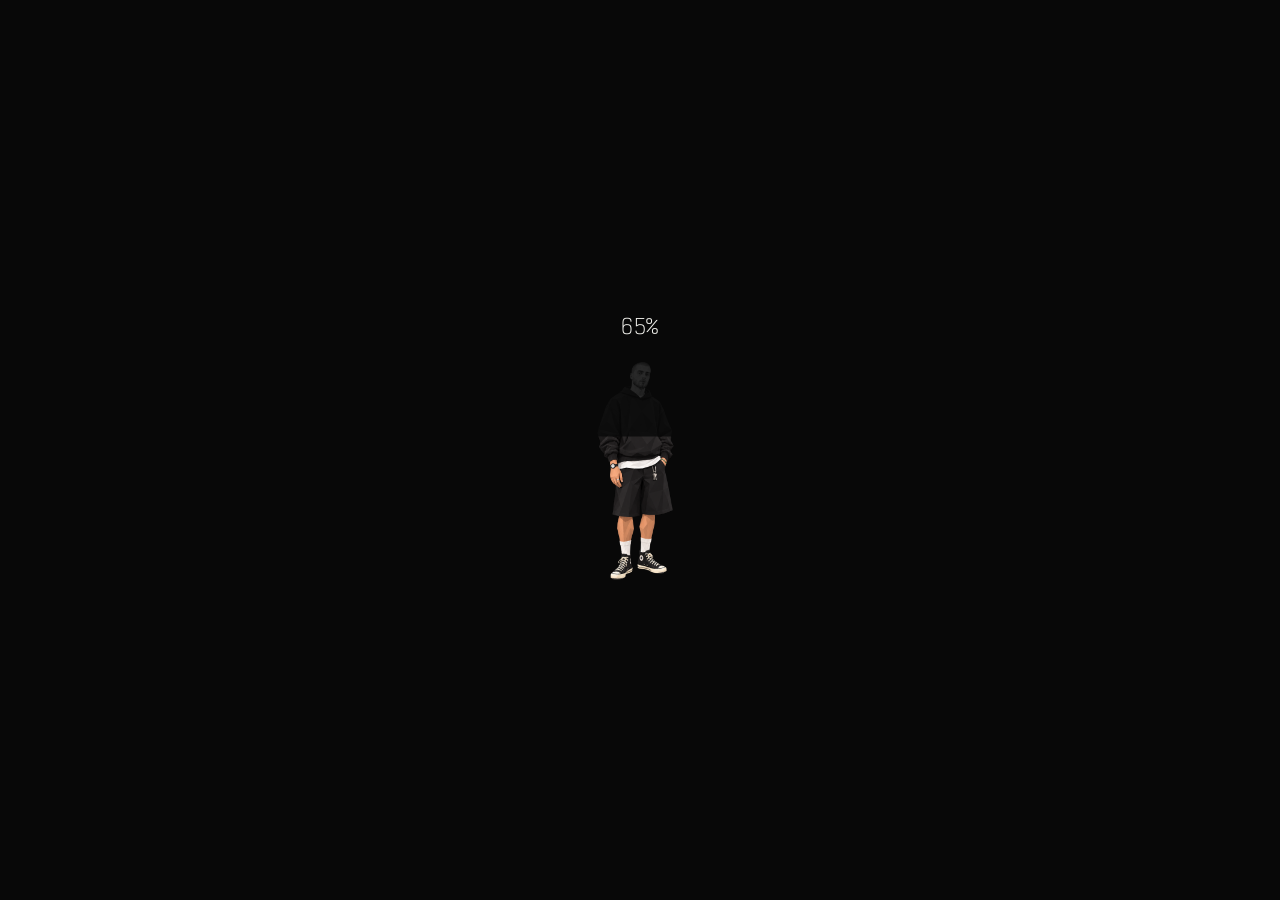
<file: index.html>
<!doctype html>
<html lang="ru">
<head><script src="/site-gateway.js?v=20261010-history-player-v1"></script>
  <meta charset="UTF-8">
  <meta name="viewport" content="width=device-width, initial-scale=1">
  <meta name="theme-color" content="#151515">
  <meta name="description" content="Арсений Осипчук — графический дизайнер из Санкт-Петербурга, Россия.">
  <title>Арсений Осипчук</title>
  <link rel="icon" type="image/png" sizes="32x32" href="assets/favicon/geologica-a-32.png"><link rel="icon" type="image/png" sizes="16x16" href="assets/favicon/geologica-a-16.png"><link rel="apple-touch-icon" sizes="180x180" href="assets/favicon/geologica-a-180.png">
  <link rel="preload" href="assets/geologica.ttf" as="font" type="font/ttf" crossorigin>
  <link rel="preload" href="assets/victor-mono-ru-thin.ttf" as="font" type="font/woff2" crossorigin>
  <link rel="preconnect" href="https://w.soundcloud.com" crossorigin>
  <link rel="stylesheet" href="styles.css?v=20261010-projects-button-smaller-text">
</head>
<body>
  <div class="backdrop" aria-hidden="true">
    <video id="background" autoplay muted loop playsinline preload="auto" poster="assets/poster.jpg"><source src="assets/background.mp4" type="video/mp4"></video>
  </div>
  <main class="home">
    <header class="header">
      <h1><a href="./"><span>Арсений</span> <span>Осипчук</span></a></h1>
      <nav class="navigation" aria-label="Основная навигация">
        <a class="projects-button" href="projects/">Проекты</a>
        <div class="music">
          <button class="music-toggle" aria-label="Открыть музыку" aria-expanded="false" aria-controls="music-panel">♪<span class="music-icon-notes" aria-hidden="true"><span>♪</span><span>♫</span><span>♪</span></span></button>
          <section id="music-panel" class="music-panel" aria-label="Музыкальная ротация" hidden>
            <div class="music-panel-heading"><h2>Музыкальная ротация</h2><button class="music-close" aria-label="Закрыть плеер">×</button></div>
            <div class="music-selection" aria-live="polite">
              <h3 class="music-title">Думай и богатей</h3>
              <p class="music-artist">YASMI</p>
            </div>
            <div class="music-timeline">
              <input class="music-seek" type="range" min="0" max="0" step="1000" value="0" aria-label="Позиция воспроизведения" aria-valuetext="0:00" disabled>
              <div class="music-time"><span class="music-elapsed">0:00</span><span class="music-duration">—</span></div>
            </div>
            <div class="music-transport">
              <button class="music-previous" aria-label="Предыдущий трек"><svg viewBox="0 0 24 24" aria-hidden="true"><path d="M6 5v14M19 5 8 12l11 7Z"/></svg></button>
              <button class="music-play" aria-label="Включить" disabled><svg viewBox="0 0 24 24" aria-hidden="true"><path d="m8 4 12 8-12 8Z"/></svg></button>
              <button class="music-next" aria-label="Следующий трек"><svg viewBox="0 0 24 24" aria-hidden="true"><path d="M18 5v14M5 5l11 7-11 7Z"/></svg></button>
            </div>
            <ol class="music-track-list" aria-label="Треки"></ol>
            <a class="music-source" target="_blank" rel="noopener noreferrer" href="https://soundcloud.com/yasmi-166296910/dumai-i-bogatei">SoundCloud ↗</a>
            <div class="music-character" aria-hidden="true" hidden>
              <div class="music-notes"><span>♪</span><span>♫</span><span>♪</span></div>
              <img src="assets/music-character/idle-putting-on-v2.png" alt="" width="1254" height="1254">
            </div>
            <div class="music-engine" aria-hidden="true"></div>
          </section>
        </div>
      </nav>
    </header>
    <footer class="footer">
      <p class="intro">Мультидисциплинарный графический дизайнер.<br> Санкт-Петербург, Россия.</p>
      <div class="contacts">
        <a href="https://drive.google.com/file/d/1gx_cNU5LL6tCmtIoaoxXUwQyFbfhgTPP/view?usp=sharing" target="_blank" rel="noopener noreferrer">CV</a>
        <a href="https://t.me/Arsenii340" target="_blank" rel="noopener noreferrer">Tg</a>
        <span>2026</span>
      </div>
    </footer>
  </main>
  <script src="script.js?v=20261009-ru"></script>
</body>
</html>
</file>
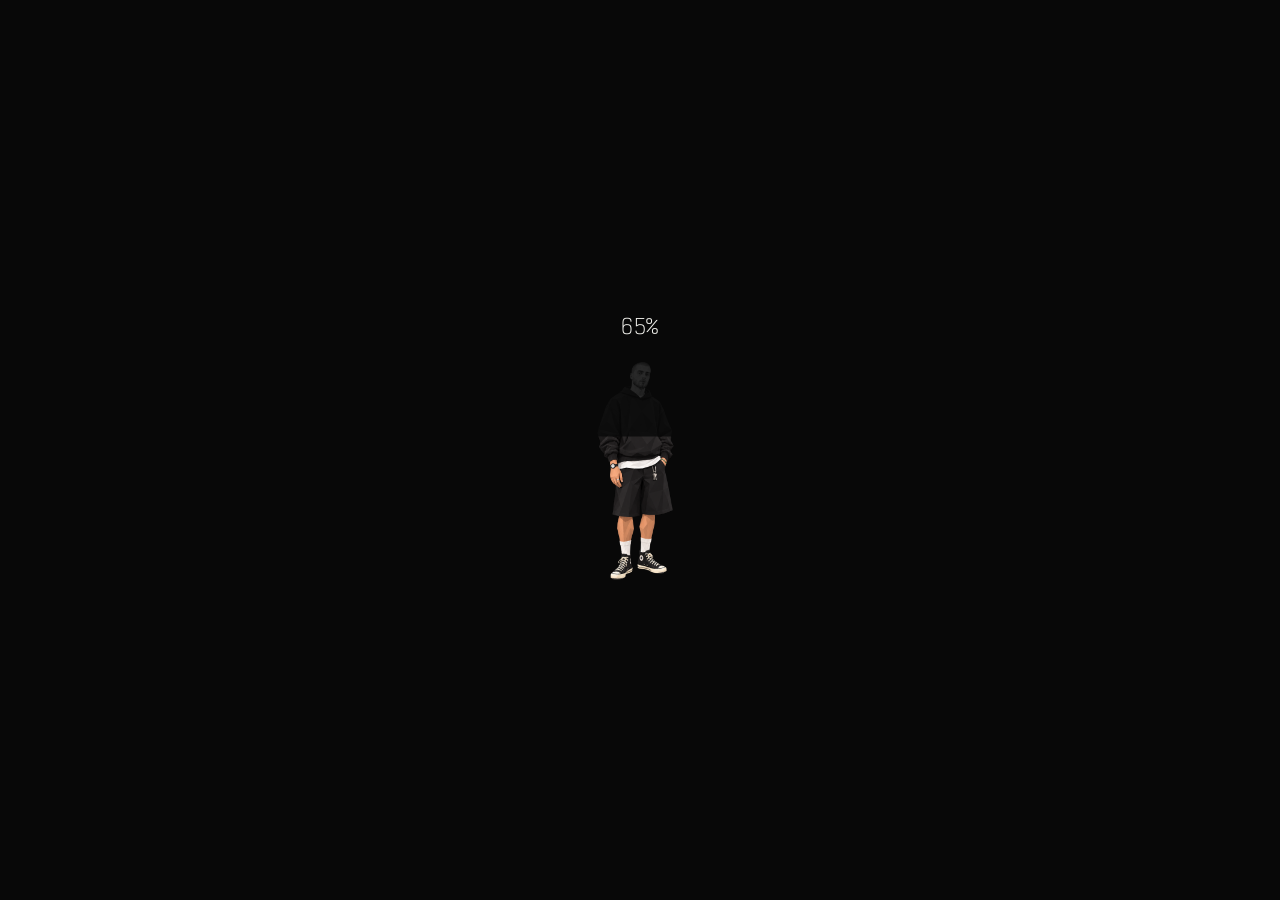
<file: app/index.html>
<!doctype html>
<html lang="ru">
<head>
  <meta charset="utf-8">
  <meta name="viewport" content="width=device-width, initial-scale=1">
  <meta name="theme-color" content="#080808">
  <title>Арсений Осипчук</title>
  <link rel="icon" type="image/png" sizes="32x32" href="/assets/favicon/geologica-a-32.png">
  <link rel="preconnect" href="https://w.soundcloud.com" crossorigin>
  <link rel="stylesheet" href="/styles.css?v=20261010-projects-button-smaller-text">
  <link rel="stylesheet" href="/app/shell.css?v=20261020-music-recovery-v2">
</head>
<body>
  <div id="site-loader" class="site-loader" role="status" aria-label="Загрузка портфолио">
    <div class="loader-content">
      <span class="loader-percent" aria-hidden="true">0%</span>
      <span class="loader-figure" aria-hidden="true">
        <img class="loader-outline" src="/assets/character-buzz/neutral.png" alt="" width="1024" height="1536">
        <img class="loader-fill" src="/assets/character-buzz/neutral.png" alt="" width="1024" height="1536">
      </span>
    </div>
  </div>
  <noscript><style>#site-loader{display:none}</style></noscript>
  <iframe id="site-view" title="Страница портфолио"></iframe>
  <aside class="music" aria-label="Управление музыкой">
    <button class="music-toggle" type="button" aria-label="Открыть музыку" aria-expanded="false" aria-controls="music-panel" hidden></button>
    <div class="mini-player" aria-label="Мини-плеер" hidden>
      <div class="mini-heading"><span class="mini-label">Музыкальная ротация</span><button class="mini-close" type="button" aria-label="Закрыть мини-плеер">×</button></div>
      <div class="mini-main">
        <div class="mini-track-info"><strong class="mini-title">РИСКИ</strong><span class="mini-artist">CAPTOWN, Truwer, Экси, Niman</span></div>
        <div class="mini-controls">
          <button class="mini-previous" type="button" aria-label="Предыдущий трек"><svg viewBox="0 0 24 24" aria-hidden="true"><path d="M6 5v14M19 5 8 12l11 7Z"/></svg></button>
          <button class="music-quick-play" type="button" aria-label="Включить музыку" aria-pressed="false"><svg viewBox="0 0 24 24" aria-hidden="true"><path d="M8 4 20 12 8 20Z"/></svg></button>
          <button class="mini-next" type="button" aria-label="Следующий трек"><svg viewBox="0 0 24 24" aria-hidden="true"><path d="M18 5v14M5 5l11 7-11 7Z"/></svg></button>
        </div>
      </div>
      <div class="mini-timeline">
        <input class="mini-seek" type="range" min="0" max="0" step="1000" value="0" aria-label="Позиция в мини-плеере" disabled>
        <span class="mini-elapsed">0:00</span><span class="mini-duration">—</span>
      </div>
    </div>
    <button class="mini-reopen" type="button" aria-label="Открыть мини-плеер" hidden>♪<span class="music-icon-notes" aria-hidden="true"><span>♪</span><span>♫</span><span>♪</span></span></button>
    <section id="music-panel" class="music-panel" aria-label="Музыкальная ротация" hidden>
      <div class="music-panel-heading"><h2>Музыкальная ротация</h2><button class="music-close" type="button" aria-label="Закрыть плеер">×</button></div>
      <div class="music-selection" aria-live="polite">
        <h3 class="music-title">РИСКИ</h3>
        <p class="music-artist">CAPTOWN, Truwer, Экси, Niman</p>
      </div>
      <div class="music-timeline">
        <input class="music-seek" type="range" min="0" max="0" step="1000" value="0" aria-label="Позиция воспроизведения" aria-valuetext="0:00" disabled>
        <div class="music-time"><span class="music-elapsed">0:00</span><span class="music-duration">—</span></div>
      </div>
      <div class="music-transport">
        <button class="music-previous" type="button" aria-label="Предыдущий трек"><svg viewBox="0 0 24 24" aria-hidden="true"><path d="M6 5v14M19 5 8 12l11 7Z"/></svg></button>
        <button class="music-play" type="button" aria-label="Включить" disabled><svg viewBox="0 0 24 24" aria-hidden="true"><path d="m8 4 12 8-12 8Z"/></svg></button>
        <button class="music-next" type="button" aria-label="Следующий трек"><svg viewBox="0 0 24 24" aria-hidden="true"><path d="M18 5v14M5 5l11 7-11 7Z"/></svg></button>
      </div>
      <ol class="music-track-list" aria-label="Треки"></ol>
      <a class="music-source" target="_blank" rel="noopener noreferrer" href="https://soundcloud.com/truwer/riski">SoundCloud ↗</a>
      <div class="music-character" aria-hidden="true" hidden>
        <div class="music-notes"><span>♪</span><span>♫</span><span>♪</span></div>
        <img src="/assets/music-character/idle-putting-on-v2.png" alt="" width="1254" height="1254">
      </div>
    </section>
    <div class="music-engine" aria-hidden="true"></div>
  </aside>
  <script src="/app/loader.js?v=20261006-video-retry-v1"></script>
  <script src="/app/preload.js?v=20261103-shirts"></script>
  <script src="/app/shell.js?v=20261010-outside-dismiss"></script>
  <script src="/player.js?v=20261105-embedded-check"></script>
</body>
</html>
</file>
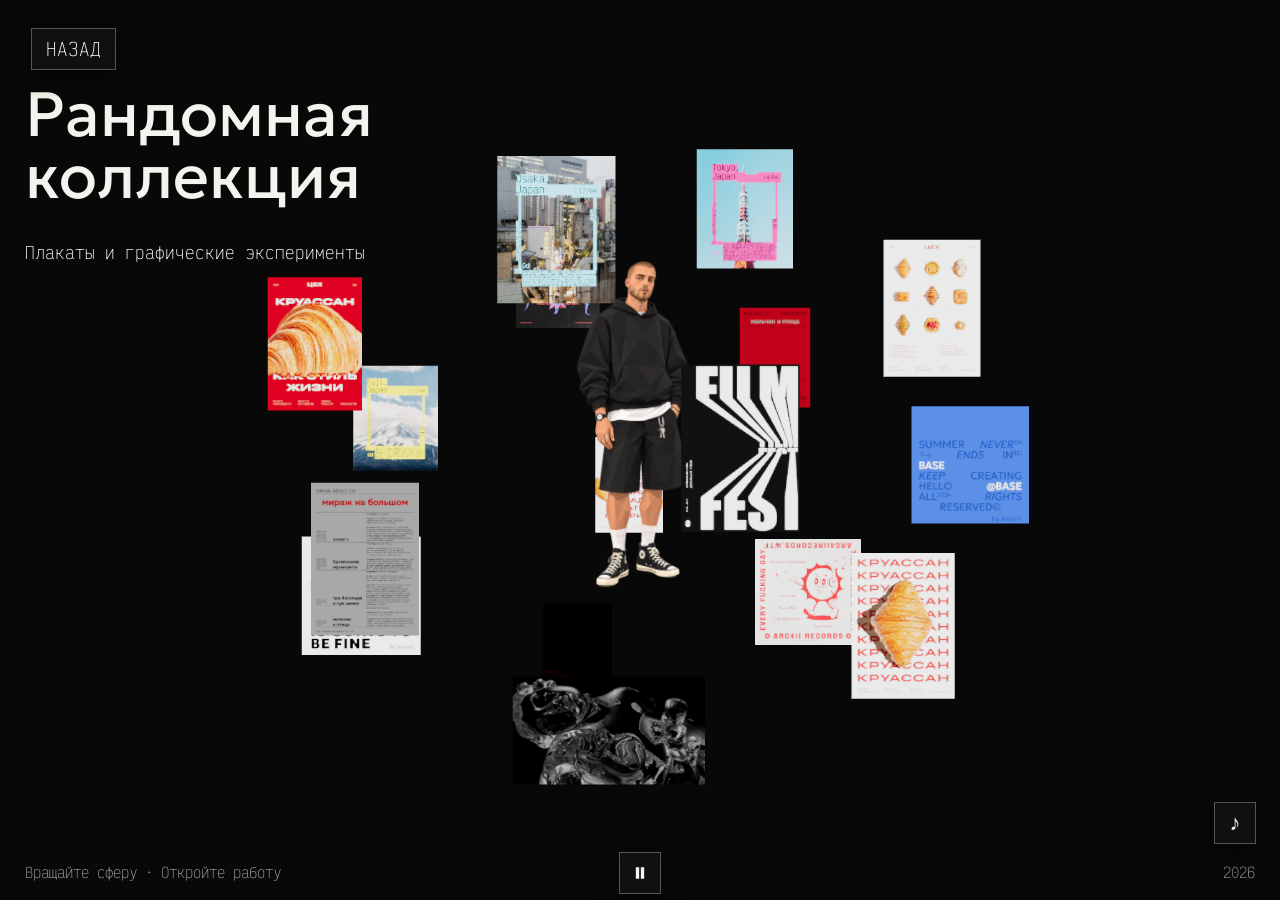
<file: collection/index.html>
<!doctype html>
<html lang="ru">
<head><script src="/site-gateway.js?v=20261010-history-player-v1"></script>
<meta charset="utf-8"><meta name="viewport" content="width=device-width, initial-scale=1">
<meta name="theme-color" content="#080808"><meta name="description" content="Коллекция плакатов и графических экспериментов Арсения Осипчука.">
<title>Рандомная коллекция — Арсений Осипчук</title>
<link rel="icon" type="image/png" sizes="32x32" href="../assets/favicon/geologica-a-32.png"><link rel="icon" type="image/png" sizes="16x16" href="../assets/favicon/geologica-a-16.png"><link rel="apple-touch-icon" sizes="180x180" href="../assets/favicon/geologica-a-180.png">
<link rel="stylesheet" href="collection.css?v=20261103-pause">
<link rel="stylesheet" href="/control-buttons.css?v=20261010-plain-controls"></head>
<body>
<header class="topbar"><a href="../projects/" class="back">НАЗАД</a></header>
<main>
<div class="page-title"><h1>Рандомная<br>коллекция</h1><p>Плакаты и графические эксперименты</p></div>
<div id="stage" aria-label="Интерактивная сфера с работами"><p id="loading" role="status">Загрузка коллекции…</p></div>
<div id="fallback" hidden></div>
<div id="hover-label" aria-hidden="true"></div>
<section id="detail" tabindex="-1" role="dialog" aria-modal="true" aria-labelledby="work-title" hidden>
<button id="close" aria-label="Закрыть работу"><span aria-hidden="true">×</span></button>
<div class="artwork-orbit"><figure class="artwork" aria-labelledby="work-title"><img id="work-image" alt=""><video id="work-video" muted autoplay loop playsinline disablepictureinpicture disableremoteplayback preload="metadata" hidden></video></figure></div>
<nav class="work-caption" aria-label="Просмотр работ"><button id="previous-work" aria-label="Предыдущая работа">←</button><h2 id="work-title"></h2><span id="work-number"></span><button id="next-work" aria-label="Следующая работа">→</button></nav>
<img id="guide-image" src="../assets/character-buzz/neutral.png" alt="" aria-hidden="true">
<div class="speech-group">
<svg class="speech-connector" aria-hidden="true"><polygon id="speech-tail"/></svg>
<aside class="speech" aria-label="Комментарий Арсения"><p id="speech-text" aria-live="polite"></p></aside>
</div>

</section>
</main>
<footer class="bottom-bar"><span id="instruction"><span>Вращайте сферу</span><span><i aria-hidden="true"> · </i>Откройте работу</span></span><div class="controls"><button id="spin" aria-pressed="false" aria-label="Остановить вращение"><svg viewBox="0 0 24 24" aria-hidden="true"><path d="M7 5h4v14H7zM13 5h4v14h-4z"/></svg></button></div><span class="count">2026</span></footer>
<script type="module" src="collection.js?v=20261103-pause"></script>
</body></html>
</file>
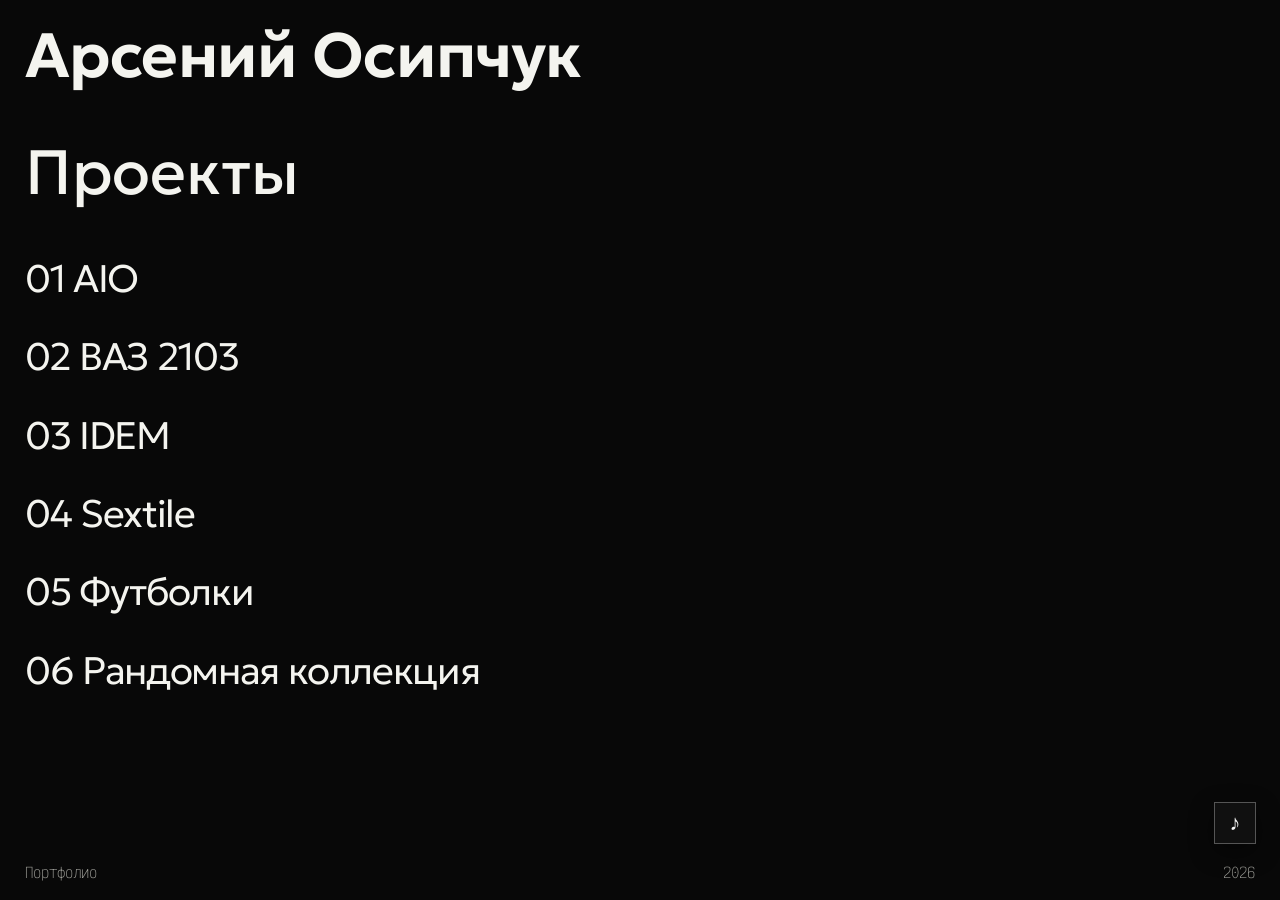
<file: projects/index.html>
<!doctype html>
<html lang="ru"><head><script src="/site-gateway.js?v=20261010-history-player-v1"></script><meta charset="utf-8"><meta name="viewport" content="width=device-width, initial-scale=1"><meta name="theme-color" content="#080808"><title>Проекты — Арсений Осипчук</title><link rel="icon" type="image/png" sizes="32x32" href="../assets/favicon/geologica-a-32.png"><link rel="icon" type="image/png" sizes="16x16" href="../assets/favicon/geologica-a-16.png"><link rel="apple-touch-icon" sizes="180x180" href="../assets/favicon/geologica-a-180.png"><link rel="stylesheet" href="projects.css?v=20261010-list-spacing-v2"></head><body id="top"><header class="topbar"><a class="name" href="../">Арсений Осипчук</a></header><main class="index"><h1>Проекты</h1><ul class="project-list"><li><a href="aio/">01 AIO</a><span class="preview-cloud" aria-hidden="true"><img src="../assets/aio/01.webp" alt="" decoding="async"><img src="../assets/aio/02.webp" alt="" decoding="async"><img src="../assets/aio/03.webp" alt="" decoding="async"><img src="../assets/aio/04.webp" alt="" decoding="async"><img src="../assets/aio/05.webp" alt="" decoding="async"><img src="../assets/aio/06.webp" alt="" decoding="async"><img src="../assets/aio/07.webp" alt="" decoding="async"></span></li><li><a href="vaz-2103/">02 ВАЗ 2103</a><span class="preview-cloud" aria-hidden="true"><img src="../assets/vaz-2103/01.webp" alt="" decoding="async"><img src="../assets/vaz-2103/02.webp" alt="" decoding="async"><img src="../assets/vaz-2103/03.webp" alt="" decoding="async"><img src="../assets/vaz-2103/04.webp" alt="" decoding="async"><img src="../assets/vaz-2103/05.webp" alt="" decoding="async"></span></li><li><a href="idem/">03 IDEM</a><span class="preview-cloud" aria-hidden="true"><img src="../assets/idem/01.webp" alt="" decoding="async"><img src="../assets/idem/02.webp" alt="" decoding="async"><img src="../assets/idem/03.webp" alt="" decoding="async"><img src="../assets/idem/04.webp" alt="" decoding="async"><img src="../assets/idem/05.webp" alt="" decoding="async"><img src="../assets/idem/06.webp" alt="" decoding="async"><img src="../assets/idem/07.webp" alt="" decoding="async"><img src="../assets/idem/08.webp" alt="" decoding="async"></span></li><li><a href="sextile/">04 Sextile</a><span class="preview-cloud" aria-hidden="true"><img src="../assets/sextile/04.webp" alt="" decoding="async"><img src="../assets/sextile/05.webp" alt="" decoding="async"></span></li><li><a href="t-shirts/">05 Футболки</a><span class="preview-cloud" aria-hidden="true"><img src="../assets/t-shirts/01.webp" alt="" decoding="async"><img src="../assets/t-shirts/02.webp" alt="" decoding="async"><img src="../assets/t-shirts/03.webp" alt="" decoding="async"><img src="../assets/t-shirts/04.webp" alt="" decoding="async"><img src="../assets/t-shirts/05.webp" alt="" decoding="async"></span></li><li><a href="../collection/">06 Рандомная коллекция</a><span class="preview-cloud" aria-hidden="true"><img src="../assets/works/01.webp" alt="" decoding="async"><img src="../assets/works/02.webp" alt="" decoding="async"><img src="../assets/works/03.webp" alt="" decoding="async"><img src="../assets/works/04.webp" alt="" decoding="async"><img src="../assets/works/05.webp" alt="" decoding="async"><img src="../assets/works/06.webp" alt="" decoding="async"><img src="../assets/works/07.webp" alt="" decoding="async"><img src="../assets/works/08.webp" alt="" decoding="async"></span></li></ul></main><footer><span>Портфолио</span><span>2026</span></footer><script src="previews.js?v=20261010-preview-600ms"></script></body></html>
</file>
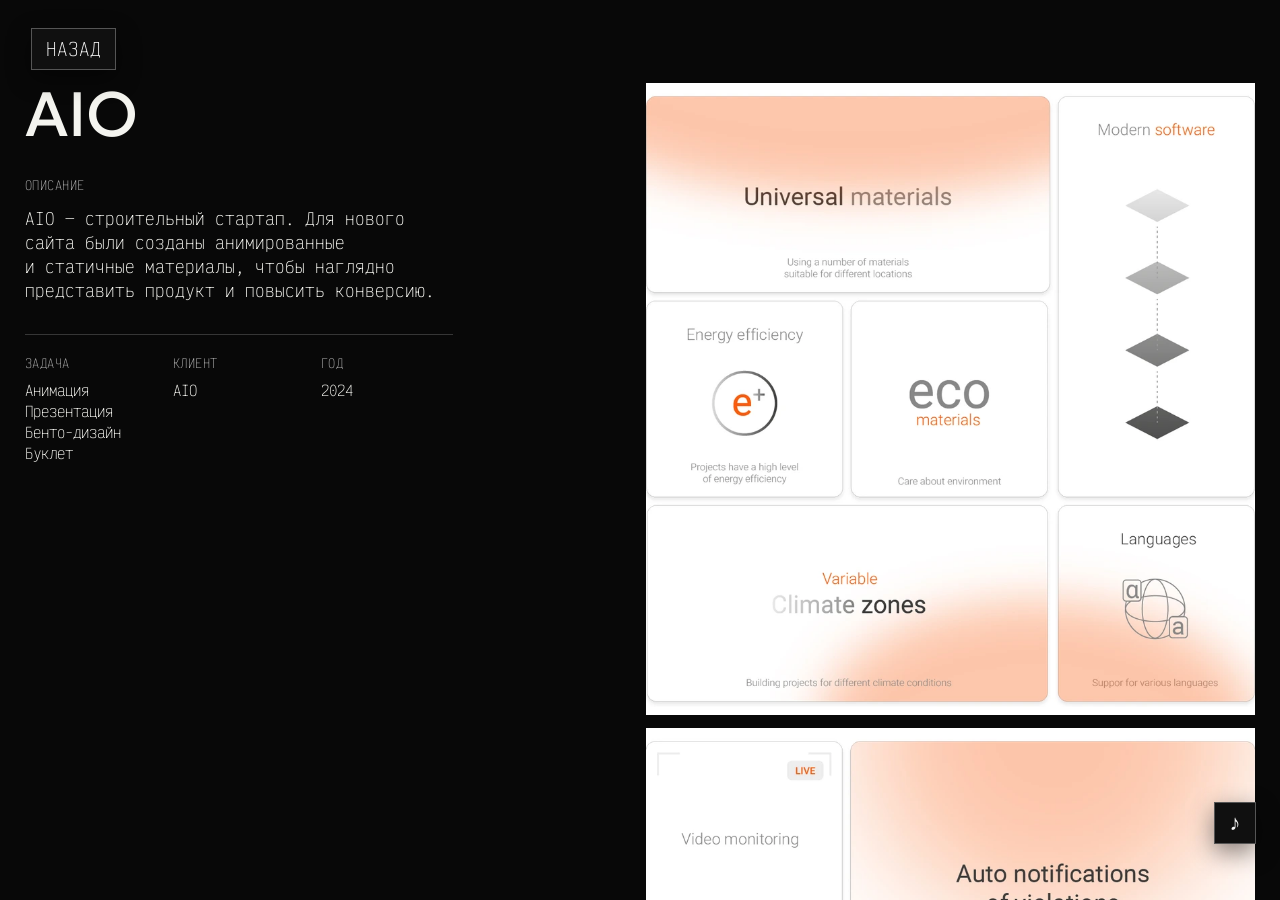
<file: projects/aio/index.html>
<!doctype html>
<html lang="ru"><head><script src="/site-gateway.js?v=20261010-history-player-v1"></script><meta charset="utf-8"><meta name="viewport" content="width=device-width, initial-scale=1"><meta name="theme-color" content="#080808"><title>AIO — Арсений Осипчук</title><link rel="icon" type="image/png" sizes="32x32" href="../../assets/favicon/geologica-a-32.png"><link rel="icon" type="image/png" sizes="16x16" href="../../assets/favicon/geologica-a-16.png"><link rel="apple-touch-icon" sizes="180x180" href="../../assets/favicon/geologica-a-180.png"><link rel="stylesheet" href="../project.css?v=20261010-controls-42px"><script src="../project.js?v=20260930-player-name-bottom-v6" defer></script></head>
<body id="top"><a class="back" href="../">НАЗАД</a><main>
<aside class="project-info" aria-label="Описание проекта"><h1>AIO</h1><section class="description" aria-labelledby="description-title"><h2 id="description-title">ОПИСАНИЕ</h2><p>AIO — строительный стартап. Для&nbsp;нового сайта были созданы анимированные и&nbsp;статичные материалы, чтобы наглядно представить продукт и&nbsp;повысить конверсию.</p></section><dl class="meta"><div><dt>ЗАДАЧА</dt><dd>Анимация<br>Презентация<br>Бенто-дизайн<br>Буклет</dd></div><div><dt>КЛИЕНТ</dt><dd>AIO</dd></div><div><dt>ГОД</dt><dd>2024</dd></div></dl></aside>
<section class="gallery" aria-label="Работы проекта AIO"><figure class="wide aio-overview" style="--ratio:904 / 940"><img src="../../assets/aio/01.webp" alt="AIO дизайн сайта — обзор 1" loading="lazy" decoding="async"></figure><figure class="wide aio-overview" style="--ratio:904 / 940"><img src="../../assets/aio/02.webp" alt="AIO дизайн сайта — обзор 2" loading="lazy" decoding="async"></figure><figure class="wide" style="--ratio:1280 / 853"><video autoplay controls muted playsinline loop preload="metadata" poster="../../assets/aio/video-1.jpg" aria-label="AIO анимация сайта 1"><source src="../../assets/aio/video-1.mp4" type="video/mp4"></video></figure><figure class="wide" style="--ratio:1280 / 853"><video autoplay controls muted playsinline loop preload="metadata" poster="../../assets/aio/video-2.jpg" aria-label="AIO анимация сайта 2"><source src="../../assets/aio/video-2.mp4" type="video/mp4"></video></figure><figure class="wide" style="--ratio:1280 / 853"><video autoplay controls muted playsinline loop preload="metadata" poster="../../assets/aio/video-3.jpg" aria-label="AIO анимация сайта 3"><source src="../../assets/aio/video-3.mp4" type="video/mp4"></video></figure><figure class="wide" style="--ratio:1280 / 853"><video autoplay controls muted playsinline loop preload="metadata" poster="../../assets/aio/video-4.jpg" aria-label="AIO анимация сайта 4"><source src="../../assets/aio/video-4.mp4" type="video/mp4"></video></figure><section class="carousel" data-carousel aria-roledescription="carousel" aria-label="Презентация AIO" style="--ratio:1400 / 788"><div class="slides"><figure class="slide"><img src="../../assets/aio/03.webp" alt="Презентация AIO — слайд 1" loading="lazy" decoding="async"></figure><figure class="slide" hidden><img src="../../assets/aio/04.webp" alt="Презентация AIO — слайд 2" loading="lazy" decoding="async"></figure><figure class="slide" hidden><img src="../../assets/aio/05.webp" alt="Презентация AIO — слайд 3" loading="lazy" decoding="async"></figure><figure class="slide" hidden><img src="../../assets/aio/06.webp" alt="Презентация AIO — слайд 4" loading="lazy" decoding="async"></figure><figure class="slide" hidden><img src="../../assets/aio/07.webp" alt="Презентация AIO — слайд 5" loading="lazy" decoding="async"></figure><figure class="slide" hidden><img src="../../assets/aio/08.webp" alt="Презентация AIO — слайд 6" loading="lazy" decoding="async"></figure></div><div class="carousel-controls"><button type="button" data-prev aria-label="Предыдущий слайд">←</button><span data-counter aria-live="polite">1 / 6</span><button type="button" data-next aria-label="Следующий слайд">→</button></div></section><section class="carousel" data-carousel aria-roledescription="carousel" aria-label="Буклет AIO" style="--ratio:1400 / 990"><div class="slides"><figure class="slide"><img src="../../assets/aio/09.webp" alt="Буклет AIO — слайд 1" loading="lazy" decoding="async"></figure><figure class="slide" hidden><img src="../../assets/aio/10.webp" alt="Буклет AIO — слайд 2" loading="lazy" decoding="async"></figure></div><div class="carousel-controls"><button type="button" data-prev aria-label="Предыдущий слайд">←</button><span data-counter aria-live="polite">1 / 2</span><button type="button" data-next aria-label="Следующий слайд">→</button></div></section><figure class="wide" style="--ratio:1280 / 853"><video autoplay controls muted playsinline loop preload="metadata" poster="../../assets/aio/video-5.jpg" aria-label="AIO анимация сайта 5"><source src="../../assets/aio/video-5.mp4" type="video/mp4"></video></figure></section>
</main></body></html>
</file>
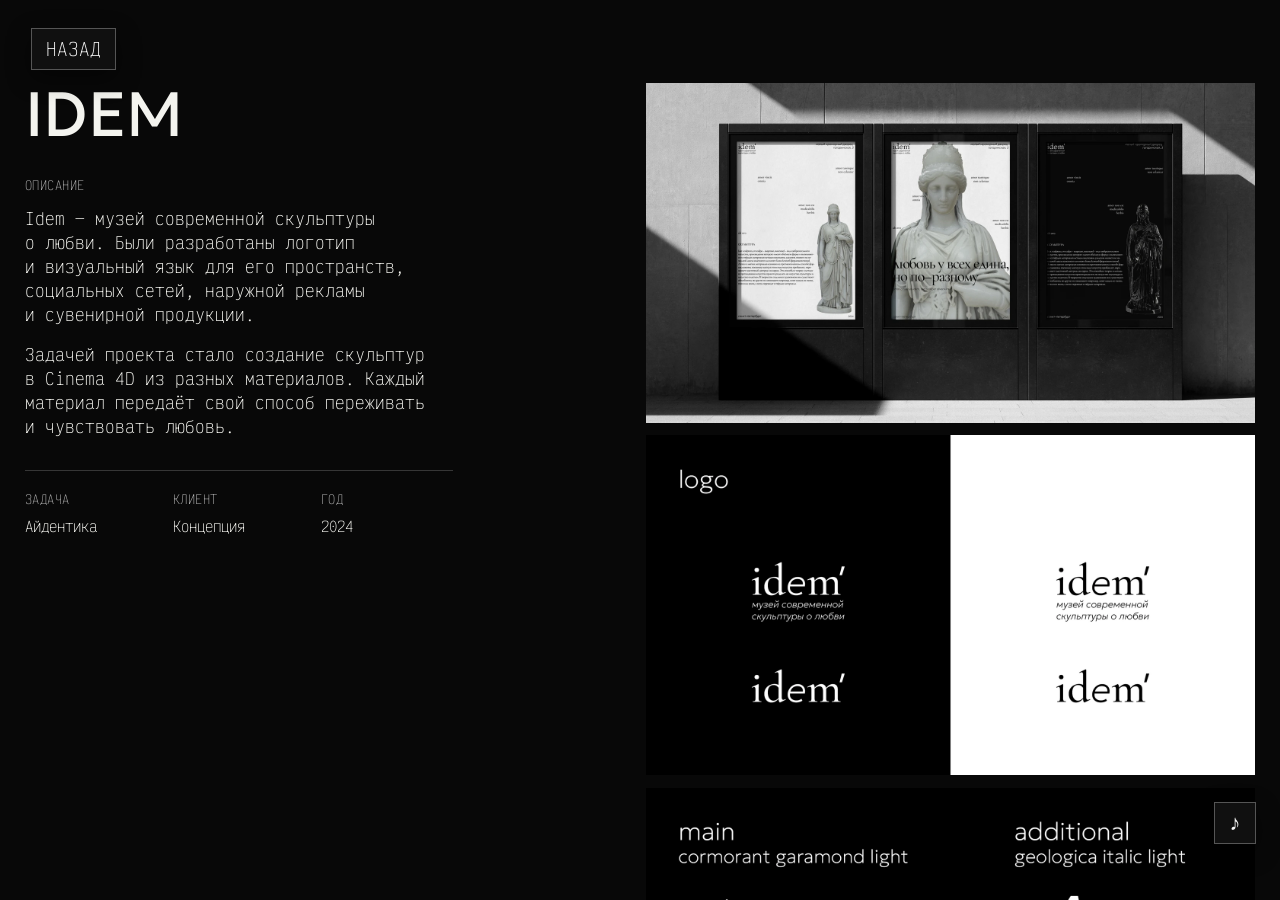
<file: projects/idem/index.html>
<!doctype html>
<html lang="ru"><head><script src="/site-gateway.js?v=20261010-history-player-v1"></script><meta charset="utf-8"><meta name="viewport" content="width=device-width, initial-scale=1"><meta name="theme-color" content="#080808"><title>IDEM — Арсений Осипчук</title><link rel="icon" type="image/png" sizes="32x32" href="../../assets/favicon/geologica-a-32.png"><link rel="icon" type="image/png" sizes="16x16" href="../../assets/favicon/geologica-a-16.png"><link rel="apple-touch-icon" sizes="180x180" href="../../assets/favicon/geologica-a-180.png"><link rel="stylesheet" href="idem.css?v=20261010-controls-42px"><link rel="stylesheet" href="/control-buttons.css?v=20261009-1"></head><body id="top">
<a class="back" href="../">НАЗАД</a>
<main>
<aside class="project-info" aria-label="Описание проекта">
<h1>IDEM</h1>
<section class="description" aria-labelledby="description-title">
<h2 id="description-title">ОПИСАНИЕ</h2>
<p>Idem — музей современной скульптуры о&nbsp;любви. Были разработаны логотип и&nbsp;визуальный язык для&nbsp;его пространств, социальных сетей, наружной рекламы и&nbsp;сувенирной продукции.</p>
<p>Задачей проекта стало создание скульптур в&nbsp;Cinema 4D из&nbsp;разных материалов. Каждый материал передаёт свой способ переживать и&nbsp;чувствовать любовь.</p>
</section>
<dl class="meta"><div><dt>ЗАДАЧА</dt><dd>Айдентика</dd></div><div><dt>КЛИЕНТ</dt><dd>Концепция</dd></div><div><dt>ГОД</dt><dd>2024</dd></div></dl>
</aside>
<section class="gallery" aria-label="Работы проекта IDEM"><figure class="wide"><img src="../../assets/idem/01.webp" width="1600" height="1200" alt="IDEM серия плакатов в городской среде" loading="eager"></figure><figure class="wide"><img src="../../assets/idem/02.webp" width="1600" height="900" alt="IDEM логотип в чёрном и белом" loading="lazy"></figure><figure class="wide"><img src="../../assets/idem/03.webp" width="1600" height="900" alt="IDEM айдентика — носитель 3" loading="lazy"></figure><figure class="wide"><img src="../../assets/idem/04.webp" width="1600" height="900" alt="IDEM айдентика — носитель 4" loading="lazy"></figure><figure class="wide"><img src="../../assets/idem/05.webp" width="1600" height="1067" alt="IDEM баннеры на фасаде музея" loading="lazy"></figure><figure class=""><img src="../../assets/idem/06.webp" width="1600" height="2133" alt="IDEM айдентика — носитель 6" loading="lazy"></figure><figure class=""><img src="../../assets/idem/07.webp" width="1600" height="2133" alt="IDEM айдентика — носитель 7" loading="lazy"></figure><figure class="wide"><img src="../../assets/idem/08.webp" width="1600" height="1200" alt="IDEM айдентика — носитель 8" loading="lazy"></figure><figure class=""><img src="../../assets/idem/09.webp" width="1600" height="1067" alt="IDEM айдентика — носитель 9" loading="lazy"></figure><figure class=""><img src="../../assets/idem/10.webp" width="1600" height="1067" alt="IDEM айдентика — носитель 10" loading="lazy"></figure><figure class="wide"><img src="../../assets/idem/11.webp" width="1600" height="1200" alt="IDEM айдентика — носитель 11" loading="lazy"></figure></section>
</main></body></html>
</file>
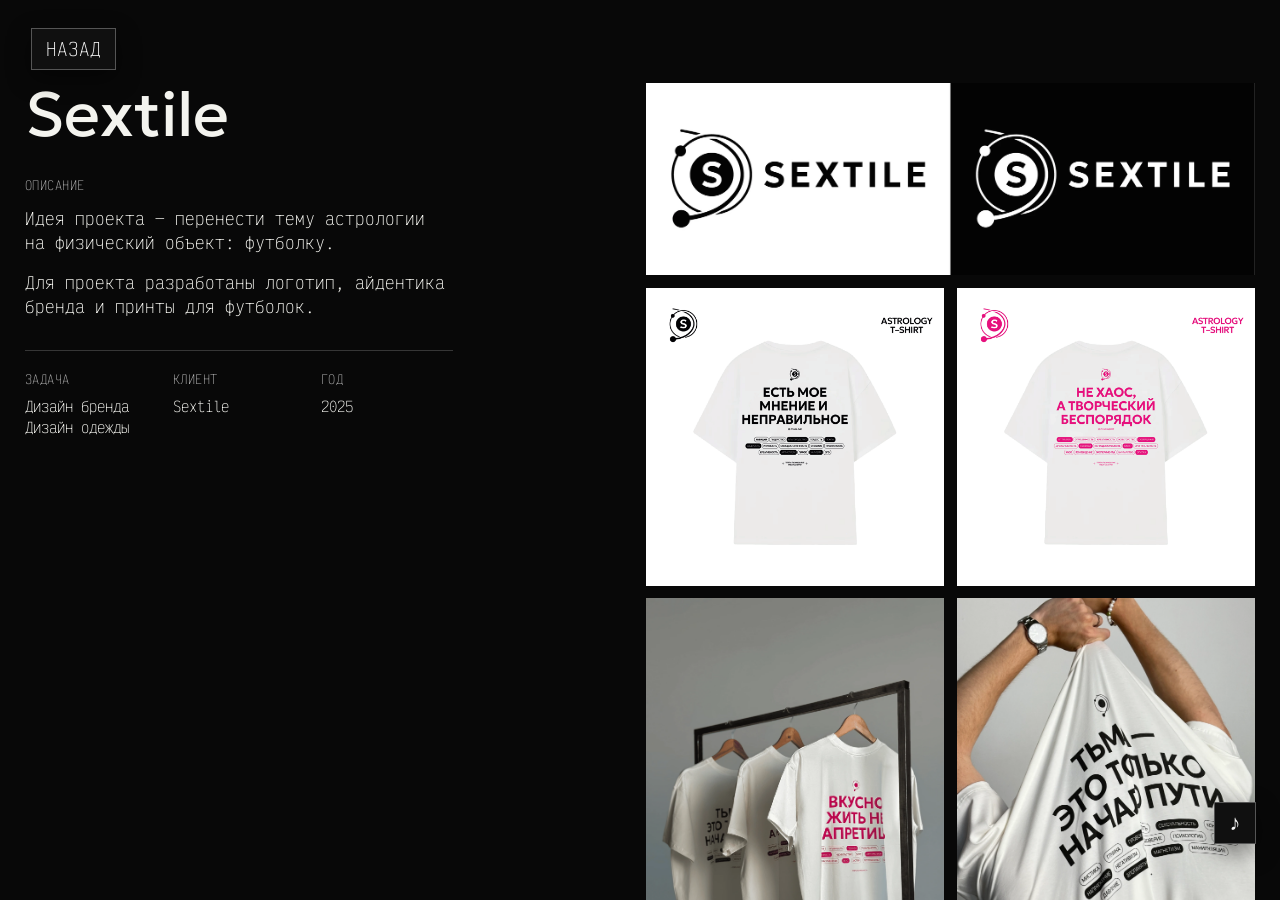
<file: projects/sextile/index.html>
<!doctype html>
<html lang="ru"><head><script src="/site-gateway.js?v=20261010-history-player-v1"></script><meta charset="utf-8"><meta name="viewport" content="width=device-width, initial-scale=1"><meta name="theme-color" content="#080808"><title>Sextile — Арсений Осипчук</title><link rel="icon" type="image/png" sizes="32x32" href="../../assets/favicon/geologica-a-32.png"><link rel="icon" type="image/png" sizes="16x16" href="../../assets/favicon/geologica-a-16.png"><link rel="apple-touch-icon" sizes="180x180" href="../../assets/favicon/geologica-a-180.png"><link rel="stylesheet" href="../project.css?v=20261010-controls-42px"><script src="../project.js?v=20260930-player-name-bottom-v6" defer></script><link rel="stylesheet" href="/control-buttons.css?v=20261009-1"></head>
<body id="top"><a class="back" href="../">НАЗАД</a><main>
<aside class="project-info" aria-label="Описание проекта"><h1>Sextile</h1><section class="description" aria-labelledby="description-title"><h2 id="description-title">ОПИСАНИЕ</h2><p>Идея проекта — перенести тему астрологии на&nbsp;физический объект: футболку.</p><p>Для&nbsp;проекта разработаны логотип, айдентика бренда и&nbsp;принты для&nbsp;футболок.</p></section><dl class="meta"><div><dt>ЗАДАЧА</dt><dd>Дизайн бренда<br>Дизайн одежды</dd></div><div><dt>КЛИЕНТ</dt><dd>Sextile</dd></div><div><dt>ГОД</dt><dd>2025</dd></div></dl></aside>
<section class="gallery" aria-label="Работы проекта Sextile"><figure class="wide " style="--ratio:487 / 154"><img src="../../assets/sextile/01.webp" alt="Sextile логотип на светлом и тёмном фоне" loading="lazy" decoding="async"></figure><figure class=" " style="--ratio:1"><img src="../../assets/sextile/02.gif" alt="Sextile — анимированный принт 1" loading="lazy" decoding="async"></figure><figure class=" " style="--ratio:1"><img src="../../assets/sextile/03.gif" alt="Sextile — анимированный принт 2" loading="lazy" decoding="async"></figure><figure class=" " style="--ratio:239 / 330"><img src="../../assets/sextile/04.webp" alt="Sextile — съёмка бренда и футболок 3" loading="lazy" decoding="async"></figure><figure class=" " style="--ratio:239 / 330"><img src="../../assets/sextile/05.webp" alt="Sextile — съёмка бренда и футболок 4" loading="lazy" decoding="async"></figure><figure class=" " style="--ratio:239 / 319"><img src="../../assets/sextile/06.gif" alt="Sextile — анимированный принт 5" loading="lazy" decoding="async"></figure><figure class=" " style="--ratio:239 / 319"><img src="../../assets/sextile/07.gif" alt="Sextile — анимированный принт 6" loading="lazy" decoding="async"></figure><figure class=" " style="--ratio:239 / 330"><img src="../../assets/sextile/08.webp" alt="Sextile — съёмка бренда и футболок 7" loading="lazy" decoding="async"></figure><figure class=" " style="--ratio:239 / 330"><img src="../../assets/sextile/09.webp" alt="Sextile — съёмка бренда и футболок 8" loading="lazy" decoding="async"></figure><figure class=" " style="--ratio:239 / 330"><img src="../../assets/sextile/10.webp" alt="Sextile — съёмка бренда и футболок 9" loading="lazy" decoding="async"></figure><figure class=" " style="--ratio:239 / 330"><img src="../../assets/sextile/11.webp" alt="Sextile — съёмка бренда и футболок 10" loading="lazy" decoding="async"></figure><figure class=" " style="--ratio:239 / 330"><img src="../../assets/sextile/12.webp" alt="Sextile — съёмка бренда и футболок 11" loading="lazy" decoding="async"></figure><figure class=" " style="--ratio:239 / 330"><img src="../../assets/sextile/13.webp" alt="Sextile — съёмка бренда и футболок 12" loading="lazy" decoding="async"></figure></section>
</main></body></html>
</file>
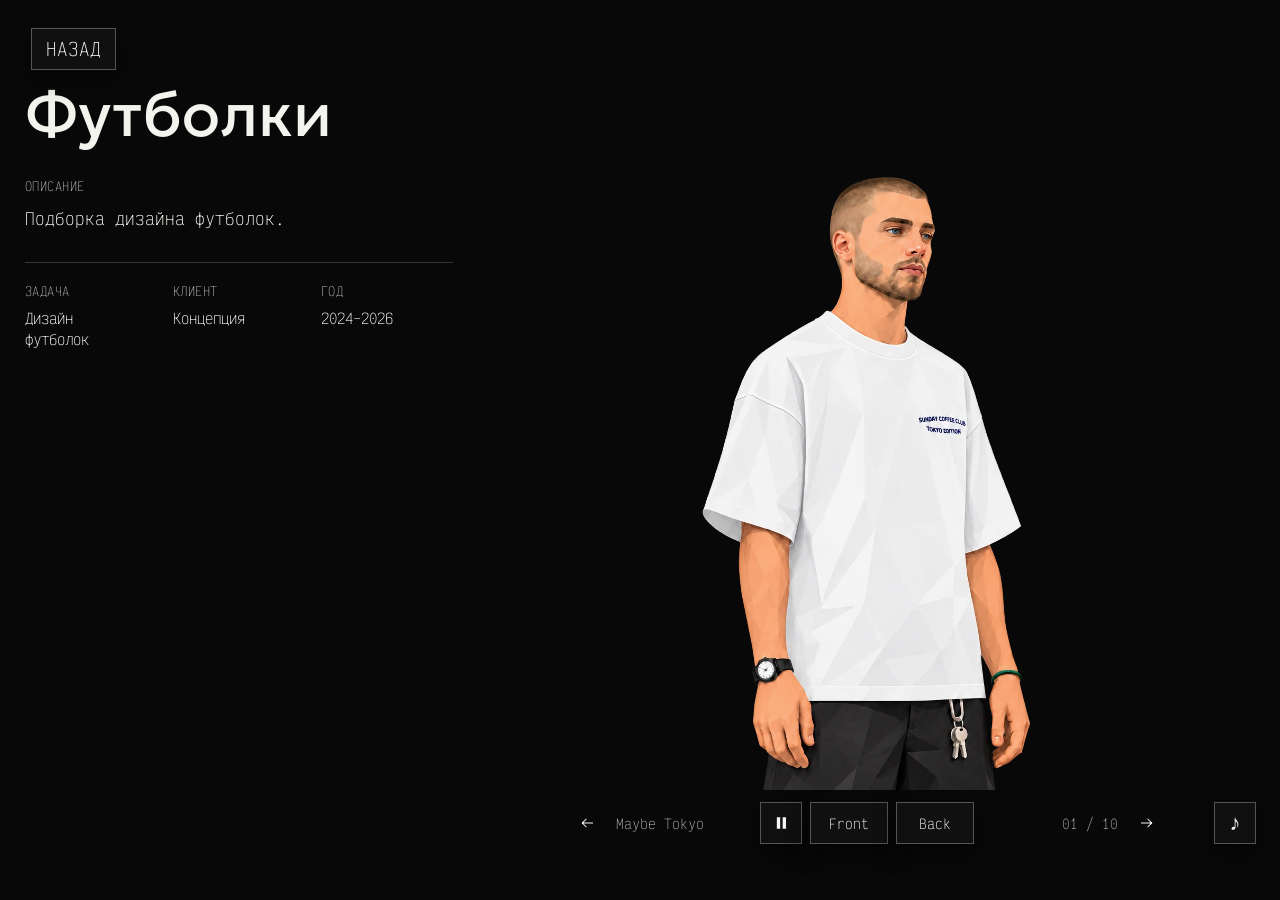
<file: projects/t-shirts/index.html>
<!doctype html>
<html lang="ru"><head><script src="/site-gateway.js?v=20261010-history-player-v1"></script><meta charset="utf-8"><meta name="viewport" content="width=device-width, initial-scale=1"><meta name="theme-color" content="#080808"><title>Футболки — Арсений Осипчук</title><link rel="icon" type="image/png" sizes="32x32" href="../../assets/favicon/geologica-a-32.png"><link rel="icon" type="image/png" sizes="16x16" href="../../assets/favicon/geologica-a-16.png"><link rel="apple-touch-icon" sizes="180x180" href="../../assets/favicon/geologica-a-180.png"><link rel="stylesheet" href="../project.css?v=20261010-controls-42px"><script src="../project.js?v=20261009-turntable" defer></script><link rel="stylesheet" href="turntable.css?v=20261018-shared-character"><script src="turntable.js?v=20261103-loading" defer></script><link rel="stylesheet" href="/control-buttons.css?v=20261009-3"></head>
<body id="top" class="t-shirts-page"><a class="back" href="../">НАЗАД</a><main>
<aside class="project-info" aria-label="Описание проекта"><h1>Футболки</h1><section class="description" aria-labelledby="description-title"><h2 id="description-title">ОПИСАНИЕ</h2><p>Подборка дизайна футболок.</p></section><dl class="meta"><div><dt>ЗАДАЧА</dt><dd>Дизайн<br>футболок</dd></div><div><dt>КЛИЕНТ</dt><dd>Концепция</dd></div><div><dt>ГОД</dt><dd>2024–2026</dd></div></dl></aside>
<section class="gallery" aria-label="Работы проекта «Футболки»"><section class="shirt-viewer" aria-label="Футболка на персонаже"><div class="turntable-stage"><div class="shirt-set" data-shirt-name="Maybe Tokyo"><div class="turntable-crop"><div class="turntable-frame"><img src="../../assets/t-shirt-turntable/0-no-ring-v4.webp" style="mask-image:url(../../assets/t-shirt-turntable/0.webp);-webkit-mask-image:url(../../assets/t-shirt-turntable/0.webp);mask-size:100% 100%;-webkit-mask-size:100% 100%;mask-repeat:no-repeat;-webkit-mask-repeat:no-repeat" alt="Maybe Tokyo — Футболка спереди" fetchpriority="high" decoding="async"></div><div class="turntable-frame" hidden><img src="../../assets/t-shirt-turntable/1-no-ring-v4.webp" style="mask-image:url(../../assets/t-shirt-turntable/1.webp);-webkit-mask-image:url(../../assets/t-shirt-turntable/1.webp);mask-size:100% 100%;-webkit-mask-size:100% 100%;mask-repeat:no-repeat;-webkit-mask-repeat:no-repeat" alt="Maybe Tokyo — Поворот вправо" loading="lazy" decoding="async"></div><div class="turntable-frame" hidden><img src="../../assets/t-shirt-turntable/2-no-ring-v4.webp" style="mask-image:url(../../assets/t-shirt-turntable/2.webp);-webkit-mask-image:url(../../assets/t-shirt-turntable/2.webp);mask-size:100% 100%;-webkit-mask-size:100% 100%;mask-repeat:no-repeat;-webkit-mask-repeat:no-repeat" alt="Maybe Tokyo — Спина справа" loading="lazy" decoding="async"></div><div class="turntable-frame" hidden><img src="../../assets/t-shirt-turntable/3-no-ring-v4.webp" style="mask-image:url(../../assets/t-shirt-turntable/3.webp);-webkit-mask-image:url(../../assets/t-shirt-turntable/3.webp);mask-size:100% 100%;-webkit-mask-size:100% 100%;mask-repeat:no-repeat;-webkit-mask-repeat:no-repeat" alt="Maybe Tokyo — Футболка со спины" loading="lazy" decoding="async"></div><div class="turntable-frame" hidden><img src="../../assets/t-shirt-turntable/4-ring-v3.webp" style="mask-image:url(../../assets/t-shirt-turntable/4-accessories-v2.webp);-webkit-mask-image:url(../../assets/t-shirt-turntable/4-accessories-v2.webp);mask-size:100% 100%;-webkit-mask-size:100% 100%;mask-repeat:no-repeat;-webkit-mask-repeat:no-repeat" alt="Maybe Tokyo — Спина слева" loading="lazy" decoding="async"></div><div class="turntable-frame" hidden><img src="../../assets/t-shirt-turntable/5-no-ring-v4.webp" style="mask-image:url(../../assets/t-shirt-turntable/5-accessories-v2.webp);-webkit-mask-image:url(../../assets/t-shirt-turntable/5-accessories-v2.webp);mask-size:100% 100%;-webkit-mask-size:100% 100%;mask-repeat:no-repeat;-webkit-mask-repeat:no-repeat" alt="Maybe Tokyo — Поворот влево" loading="lazy" decoding="async"></div></div></div><div class="shirt-set" data-shirt-name="Tabourets" hidden><div class="turntable-crop"><div class="turntable-frame"><img class="shirt-body" src="../../assets/t-shirt-turntable/0-no-ring-v4.webp" style="mask-image:url(../../assets/t-shirt-turntable/0.webp);-webkit-mask-image:url(../../assets/t-shirt-turntable/0.webp);mask-size:100% 100%;-webkit-mask-size:100% 100%;mask-repeat:no-repeat;-webkit-mask-repeat:no-repeat" alt="Tabourets — Футболка спереди" loading="lazy" decoding="async"><img class="shirt-artwork shirt-artwork-0" src="../../assets/t-shirt-turntable/tabourets/0.webp" alt="" aria-hidden="true" loading="lazy" decoding="async"></div><div class="turntable-frame" hidden><img class="shirt-body" src="../../assets/t-shirt-turntable/1-no-ring-v4.webp" style="mask-image:url(../../assets/t-shirt-turntable/1.webp);-webkit-mask-image:url(../../assets/t-shirt-turntable/1.webp);mask-size:100% 100%;-webkit-mask-size:100% 100%;mask-repeat:no-repeat;-webkit-mask-repeat:no-repeat" alt="Tabourets — Поворот вправо" loading="lazy" decoding="async"><img class="shirt-artwork shirt-artwork-1" src="../../assets/t-shirt-turntable/tabourets/1.webp" alt="" aria-hidden="true" loading="lazy" decoding="async"></div><div class="turntable-frame" hidden><img class="shirt-body" src="../../assets/t-shirt-turntable/2-no-ring-v4.webp" style="mask-image:url(../../assets/t-shirt-turntable/2.webp);-webkit-mask-image:url(../../assets/t-shirt-turntable/2.webp);mask-size:100% 100%;-webkit-mask-size:100% 100%;mask-repeat:no-repeat;-webkit-mask-repeat:no-repeat" alt="Tabourets — Спина справа" loading="lazy" decoding="async"><img class="shirt-artwork shirt-artwork-2" src="../../assets/t-shirt-turntable/tabourets/2.webp" alt="" aria-hidden="true" loading="lazy" decoding="async"></div><div class="turntable-frame" hidden><img class="shirt-body" src="../../assets/t-shirt-turntable/3-no-ring-v4.webp" style="mask-image:url(../../assets/t-shirt-turntable/3.webp);-webkit-mask-image:url(../../assets/t-shirt-turntable/3.webp);mask-size:100% 100%;-webkit-mask-size:100% 100%;mask-repeat:no-repeat;-webkit-mask-repeat:no-repeat" alt="Tabourets — Футболка со спины" loading="lazy" decoding="async"><img class="shirt-artwork shirt-artwork-3" src="../../assets/t-shirt-turntable/tabourets/3.webp" alt="" aria-hidden="true" loading="lazy" decoding="async"></div><div class="turntable-frame" hidden><img class="shirt-body" src="../../assets/t-shirt-turntable/4-ring-v3.webp" style="mask-image:url(../../assets/t-shirt-turntable/4-accessories-v2.webp);-webkit-mask-image:url(../../assets/t-shirt-turntable/4-accessories-v2.webp);mask-size:100% 100%;-webkit-mask-size:100% 100%;mask-repeat:no-repeat;-webkit-mask-repeat:no-repeat" alt="Tabourets — Спина слева" loading="lazy" decoding="async"><img class="shirt-artwork shirt-artwork-4" src="../../assets/t-shirt-turntable/tabourets/4.webp" alt="" aria-hidden="true" loading="lazy" decoding="async"></div><div class="turntable-frame" hidden><img class="shirt-body" src="../../assets/t-shirt-turntable/5-no-ring-v4.webp" style="mask-image:url(../../assets/t-shirt-turntable/5-accessories-v2.webp);-webkit-mask-image:url(../../assets/t-shirt-turntable/5-accessories-v2.webp);mask-size:100% 100%;-webkit-mask-size:100% 100%;mask-repeat:no-repeat;-webkit-mask-repeat:no-repeat" alt="Tabourets — Поворот влево" loading="lazy" decoding="async"><img class="shirt-artwork shirt-artwork-5" src="../../assets/t-shirt-turntable/tabourets/5.webp" alt="" aria-hidden="true" loading="lazy" decoding="async"></div></div></div><div class="shirt-set" data-shirt-name="Negroni Club" hidden><div class="turntable-crop"><div class="turntable-frame"><img class="shirt-body" src="../../assets/t-shirt-turntable/0-no-ring-v4.webp" style="mask-image:url(../../assets/t-shirt-turntable/0.webp);-webkit-mask-image:url(../../assets/t-shirt-turntable/0.webp);mask-size:100% 100%;-webkit-mask-size:100% 100%;mask-repeat:no-repeat;-webkit-mask-repeat:no-repeat" alt="Negroni Club — Футболка спереди" loading="lazy" decoding="async"><img class="shirt-artwork shirt-artwork-0" src="../../assets/t-shirt-turntable/negroni/0.webp" alt="" aria-hidden="true" loading="lazy" decoding="async"></div><div class="turntable-frame" hidden><img class="shirt-body" src="../../assets/t-shirt-turntable/1-no-ring-v4.webp" style="mask-image:url(../../assets/t-shirt-turntable/1.webp);-webkit-mask-image:url(../../assets/t-shirt-turntable/1.webp);mask-size:100% 100%;-webkit-mask-size:100% 100%;mask-repeat:no-repeat;-webkit-mask-repeat:no-repeat" alt="Negroni Club — Поворот вправо" loading="lazy" decoding="async"><img class="shirt-artwork shirt-artwork-1" src="../../assets/t-shirt-turntable/negroni/1.webp" alt="" aria-hidden="true" loading="lazy" decoding="async"></div><div class="turntable-frame" hidden><img class="shirt-body" src="../../assets/t-shirt-turntable/2-no-ring-v4.webp" style="mask-image:url(../../assets/t-shirt-turntable/2.webp);-webkit-mask-image:url(../../assets/t-shirt-turntable/2.webp);mask-size:100% 100%;-webkit-mask-size:100% 100%;mask-repeat:no-repeat;-webkit-mask-repeat:no-repeat" alt="Negroni Club — Спина справа" loading="lazy" decoding="async"><img class="shirt-artwork shirt-artwork-2" src="../../assets/t-shirt-turntable/negroni/2.webp" alt="" aria-hidden="true" loading="lazy" decoding="async"></div><div class="turntable-frame" hidden><img class="shirt-body" src="../../assets/t-shirt-turntable/3-no-ring-v4.webp" style="mask-image:url(../../assets/t-shirt-turntable/3.webp);-webkit-mask-image:url(../../assets/t-shirt-turntable/3.webp);mask-size:100% 100%;-webkit-mask-size:100% 100%;mask-repeat:no-repeat;-webkit-mask-repeat:no-repeat" alt="Negroni Club — Футболка со спины" loading="lazy" decoding="async"><img class="shirt-artwork shirt-artwork-3" src="../../assets/t-shirt-turntable/negroni/3.webp" alt="" aria-hidden="true" loading="lazy" decoding="async"></div><div class="turntable-frame" hidden><img class="shirt-body" src="../../assets/t-shirt-turntable/4-ring-v3.webp" style="mask-image:url(../../assets/t-shirt-turntable/4-accessories-v2.webp);-webkit-mask-image:url(../../assets/t-shirt-turntable/4-accessories-v2.webp);mask-size:100% 100%;-webkit-mask-size:100% 100%;mask-repeat:no-repeat;-webkit-mask-repeat:no-repeat" alt="Negroni Club — Спина слева" loading="lazy" decoding="async"><img class="shirt-artwork shirt-artwork-4" src="../../assets/t-shirt-turntable/negroni/4.webp" alt="" aria-hidden="true" loading="lazy" decoding="async"></div><div class="turntable-frame" hidden><img class="shirt-body" src="../../assets/t-shirt-turntable/5-no-ring-v4.webp" style="mask-image:url(../../assets/t-shirt-turntable/5-accessories-v2.webp);-webkit-mask-image:url(../../assets/t-shirt-turntable/5-accessories-v2.webp);mask-size:100% 100%;-webkit-mask-size:100% 100%;mask-repeat:no-repeat;-webkit-mask-repeat:no-repeat" alt="Negroni Club — Поворот влево" loading="lazy" decoding="async"><img class="shirt-artwork shirt-artwork-5" src="../../assets/t-shirt-turntable/negroni/5.webp" alt="" aria-hidden="true" loading="lazy" decoding="async"></div></div></div><div class="shirt-set" data-shirt-name="Sun Mascot" hidden><div class="turntable-crop"><div class="turntable-frame"><img class="shirt-body" src="../../assets/t-shirt-turntable/0-no-ring-v4.webp" style="mask-image:url(../../assets/t-shirt-turntable/0.webp);-webkit-mask-image:url(../../assets/t-shirt-turntable/0.webp);mask-size:100% 100%;-webkit-mask-size:100% 100%;mask-repeat:no-repeat;-webkit-mask-repeat:no-repeat" alt="Sun Mascot — Футболка спереди" loading="lazy" decoding="async"><img class="shirt-artwork shirt-artwork-0" src="../../assets/t-shirt-turntable/sun-mascot/0.webp" alt="" aria-hidden="true" loading="lazy" decoding="async"></div><div class="turntable-frame" hidden><img class="shirt-body" src="../../assets/t-shirt-turntable/1-no-ring-v4.webp" style="mask-image:url(../../assets/t-shirt-turntable/1.webp);-webkit-mask-image:url(../../assets/t-shirt-turntable/1.webp);mask-size:100% 100%;-webkit-mask-size:100% 100%;mask-repeat:no-repeat;-webkit-mask-repeat:no-repeat" alt="Sun Mascot — Поворот вправо" loading="lazy" decoding="async"><img class="shirt-artwork shirt-artwork-1" src="../../assets/t-shirt-turntable/sun-mascot/1.webp" alt="" aria-hidden="true" loading="lazy" decoding="async"></div><div class="turntable-frame" hidden><img class="shirt-body" src="../../assets/t-shirt-turntable/2-no-ring-v4.webp" style="mask-image:url(../../assets/t-shirt-turntable/2.webp);-webkit-mask-image:url(../../assets/t-shirt-turntable/2.webp);mask-size:100% 100%;-webkit-mask-size:100% 100%;mask-repeat:no-repeat;-webkit-mask-repeat:no-repeat" alt="Sun Mascot — Спина справа" loading="lazy" decoding="async"><img class="shirt-artwork shirt-artwork-2" src="../../assets/t-shirt-turntable/sun-mascot/2.webp" alt="" aria-hidden="true" loading="lazy" decoding="async"></div><div class="turntable-frame" hidden><img class="shirt-body" src="../../assets/t-shirt-turntable/3-no-ring-v4.webp" style="mask-image:url(../../assets/t-shirt-turntable/3.webp);-webkit-mask-image:url(../../assets/t-shirt-turntable/3.webp);mask-size:100% 100%;-webkit-mask-size:100% 100%;mask-repeat:no-repeat;-webkit-mask-repeat:no-repeat" alt="Sun Mascot — Футболка со спины" loading="lazy" decoding="async"><img class="shirt-artwork shirt-artwork-3" src="../../assets/t-shirt-turntable/sun-mascot/3.webp" alt="" aria-hidden="true" loading="lazy" decoding="async"></div><div class="turntable-frame" hidden><img class="shirt-body" src="../../assets/t-shirt-turntable/4-ring-v3.webp" style="mask-image:url(../../assets/t-shirt-turntable/4-accessories-v2.webp);-webkit-mask-image:url(../../assets/t-shirt-turntable/4-accessories-v2.webp);mask-size:100% 100%;-webkit-mask-size:100% 100%;mask-repeat:no-repeat;-webkit-mask-repeat:no-repeat" alt="Sun Mascot — Спина слева" loading="lazy" decoding="async"><img class="shirt-artwork shirt-artwork-4" src="../../assets/t-shirt-turntable/sun-mascot/4.webp" alt="" aria-hidden="true" loading="lazy" decoding="async"></div><div class="turntable-frame" hidden><img class="shirt-body" src="../../assets/t-shirt-turntable/5-no-ring-v4.webp" style="mask-image:url(../../assets/t-shirt-turntable/5-accessories-v2.webp);-webkit-mask-image:url(../../assets/t-shirt-turntable/5-accessories-v2.webp);mask-size:100% 100%;-webkit-mask-size:100% 100%;mask-repeat:no-repeat;-webkit-mask-repeat:no-repeat" alt="Sun Mascot — Поворот влево" loading="lazy" decoding="async"><img class="shirt-artwork shirt-artwork-5" src="../../assets/t-shirt-turntable/sun-mascot/5.webp" alt="" aria-hidden="true" loading="lazy" decoding="async"></div></div></div><div class="shirt-set" data-shirt-name="Panamera" hidden><div class="turntable-crop"><div class="turntable-frame"><img class="shirt-body" src="../../assets/t-shirt-turntable/0-no-ring-v4.webp" style="mask-image:url(../../assets/t-shirt-turntable/0.webp);-webkit-mask-image:url(../../assets/t-shirt-turntable/0.webp);mask-size:100% 100%;-webkit-mask-size:100% 100%;mask-repeat:no-repeat;-webkit-mask-repeat:no-repeat" alt="Panamera — Футболка спереди" loading="lazy" decoding="async"><img class="shirt-artwork shirt-artwork-0" src="../../assets/t-shirt-turntable/panamera/0.webp" alt="" aria-hidden="true" loading="lazy" decoding="async"></div><div class="turntable-frame" hidden><img class="shirt-body" src="../../assets/t-shirt-turntable/1-no-ring-v4.webp" style="mask-image:url(../../assets/t-shirt-turntable/1.webp);-webkit-mask-image:url(../../assets/t-shirt-turntable/1.webp);mask-size:100% 100%;-webkit-mask-size:100% 100%;mask-repeat:no-repeat;-webkit-mask-repeat:no-repeat" alt="Panamera — Поворот вправо" loading="lazy" decoding="async"><img class="shirt-artwork shirt-artwork-1" src="../../assets/t-shirt-turntable/panamera/1.webp" alt="" aria-hidden="true" loading="lazy" decoding="async"></div><div class="turntable-frame" hidden><img class="shirt-body" src="../../assets/t-shirt-turntable/2-no-ring-v4.webp" style="mask-image:url(../../assets/t-shirt-turntable/2.webp);-webkit-mask-image:url(../../assets/t-shirt-turntable/2.webp);mask-size:100% 100%;-webkit-mask-size:100% 100%;mask-repeat:no-repeat;-webkit-mask-repeat:no-repeat" alt="Panamera — Спина справа" loading="lazy" decoding="async"><img class="shirt-artwork shirt-artwork-2" src="../../assets/t-shirt-turntable/panamera/2.webp" alt="" aria-hidden="true" loading="lazy" decoding="async"></div><div class="turntable-frame" hidden><img class="shirt-body" src="../../assets/t-shirt-turntable/3-no-ring-v4.webp" style="mask-image:url(../../assets/t-shirt-turntable/3.webp);-webkit-mask-image:url(../../assets/t-shirt-turntable/3.webp);mask-size:100% 100%;-webkit-mask-size:100% 100%;mask-repeat:no-repeat;-webkit-mask-repeat:no-repeat" alt="Panamera — Футболка со спины" loading="lazy" decoding="async"><img class="shirt-artwork shirt-artwork-3" src="../../assets/t-shirt-turntable/panamera/3.webp" alt="" aria-hidden="true" loading="lazy" decoding="async"></div><div class="turntable-frame" hidden><img class="shirt-body" src="../../assets/t-shirt-turntable/4-ring-v3.webp" style="mask-image:url(../../assets/t-shirt-turntable/4-accessories-v2.webp);-webkit-mask-image:url(../../assets/t-shirt-turntable/4-accessories-v2.webp);mask-size:100% 100%;-webkit-mask-size:100% 100%;mask-repeat:no-repeat;-webkit-mask-repeat:no-repeat" alt="Panamera — Спина слева" loading="lazy" decoding="async"><img class="shirt-artwork shirt-artwork-4" src="../../assets/t-shirt-turntable/panamera/4.webp" alt="" aria-hidden="true" loading="lazy" decoding="async"></div><div class="turntable-frame" hidden><img class="shirt-body" src="../../assets/t-shirt-turntable/5-no-ring-v4.webp" style="mask-image:url(../../assets/t-shirt-turntable/5-accessories-v2.webp);-webkit-mask-image:url(../../assets/t-shirt-turntable/5-accessories-v2.webp);mask-size:100% 100%;-webkit-mask-size:100% 100%;mask-repeat:no-repeat;-webkit-mask-repeat:no-repeat" alt="Panamera — Поворот влево" loading="lazy" decoding="async"><img class="shirt-artwork shirt-artwork-5" src="../../assets/t-shirt-turntable/panamera/5.webp" alt="" aria-hidden="true" loading="lazy" decoding="async"></div></div></div><div class="shirt-set" data-shirt-name="Стратегия" hidden><div class="turntable-crop"><div class="turntable-frame"><img class="shirt-body" src="../../assets/t-shirt-turntable/0-no-ring-v4.webp" style="mask-image:url(../../assets/t-shirt-turntable/0.webp);-webkit-mask-image:url(../../assets/t-shirt-turntable/0.webp);mask-size:100% 100%;-webkit-mask-size:100% 100%;mask-repeat:no-repeat;-webkit-mask-repeat:no-repeat" alt="Стратегия — Футболка спереди" loading="lazy" decoding="async"><img class="shirt-artwork shirt-artwork-0" src="../../assets/t-shirt-turntable/pool-girl/0-v2.webp" alt="" aria-hidden="true" loading="lazy" decoding="async"></div><div class="turntable-frame" hidden><img class="shirt-body" src="../../assets/t-shirt-turntable/1-no-ring-v4.webp" style="mask-image:url(../../assets/t-shirt-turntable/1.webp);-webkit-mask-image:url(../../assets/t-shirt-turntable/1.webp);mask-size:100% 100%;-webkit-mask-size:100% 100%;mask-repeat:no-repeat;-webkit-mask-repeat:no-repeat" alt="Стратегия — Поворот вправо" loading="lazy" decoding="async"><img class="shirt-artwork shirt-artwork-1" src="../../assets/t-shirt-turntable/pool-girl/1-v2.webp" alt="" aria-hidden="true" loading="lazy" decoding="async"></div><div class="turntable-frame" hidden><img class="shirt-body" src="../../assets/t-shirt-turntable/2-no-ring-v4.webp" style="mask-image:url(../../assets/t-shirt-turntable/2.webp);-webkit-mask-image:url(../../assets/t-shirt-turntable/2.webp);mask-size:100% 100%;-webkit-mask-size:100% 100%;mask-repeat:no-repeat;-webkit-mask-repeat:no-repeat" alt="Стратегия — Спина справа" loading="lazy" decoding="async"><img class="shirt-artwork shirt-artwork-2" src="../../assets/t-shirt-turntable/pool-girl/2.webp" alt="" aria-hidden="true" loading="lazy" decoding="async"></div><div class="turntable-frame" hidden><img class="shirt-body" src="../../assets/t-shirt-turntable/3-no-ring-v4.webp" style="mask-image:url(../../assets/t-shirt-turntable/3.webp);-webkit-mask-image:url(../../assets/t-shirt-turntable/3.webp);mask-size:100% 100%;-webkit-mask-size:100% 100%;mask-repeat:no-repeat;-webkit-mask-repeat:no-repeat" alt="Стратегия — Футболка со спины" loading="lazy" decoding="async"><img class="shirt-artwork shirt-artwork-3" src="../../assets/t-shirt-turntable/pool-girl/3.webp" alt="" aria-hidden="true" loading="lazy" decoding="async"></div><div class="turntable-frame" hidden><img class="shirt-body" src="../../assets/t-shirt-turntable/4-ring-v3.webp" style="mask-image:url(../../assets/t-shirt-turntable/4-accessories-v2.webp);-webkit-mask-image:url(../../assets/t-shirt-turntable/4-accessories-v2.webp);mask-size:100% 100%;-webkit-mask-size:100% 100%;mask-repeat:no-repeat;-webkit-mask-repeat:no-repeat" alt="Стратегия — Спина слева" loading="lazy" decoding="async"><img class="shirt-artwork shirt-artwork-4" src="../../assets/t-shirt-turntable/pool-girl/4.webp" alt="" aria-hidden="true" loading="lazy" decoding="async"></div><div class="turntable-frame" hidden><img class="shirt-body" src="../../assets/t-shirt-turntable/5-no-ring-v4.webp" style="mask-image:url(../../assets/t-shirt-turntable/5-accessories-v2.webp);-webkit-mask-image:url(../../assets/t-shirt-turntable/5-accessories-v2.webp);mask-size:100% 100%;-webkit-mask-size:100% 100%;mask-repeat:no-repeat;-webkit-mask-repeat:no-repeat" alt="Стратегия — Поворот влево" loading="lazy" decoding="async"><img class="shirt-artwork shirt-artwork-5" src="../../assets/t-shirt-turntable/pool-girl/5-v2.webp" alt="" aria-hidden="true" loading="lazy" decoding="async"></div></div></div><div class="shirt-set" data-shirt-name="BBQ" hidden><div class="turntable-crop"><div class="turntable-frame"><img class="shirt-body" src="../../assets/t-shirt-turntable/0-no-ring-v4.webp" style="mask-image:url(../../assets/t-shirt-turntable/0.webp);-webkit-mask-image:url(../../assets/t-shirt-turntable/0.webp);mask-size:100% 100%;-webkit-mask-size:100% 100%;mask-repeat:no-repeat;-webkit-mask-repeat:no-repeat" alt="BBQ — Футболка спереди" loading="lazy" decoding="async"><img class="shirt-artwork shirt-artwork-0" src="../../assets/t-shirt-turntable/bbq/0.webp" alt="" aria-hidden="true" loading="lazy" decoding="async"></div><div class="turntable-frame" hidden><img class="shirt-body" src="../../assets/t-shirt-turntable/1-no-ring-v4.webp" style="mask-image:url(../../assets/t-shirt-turntable/1.webp);-webkit-mask-image:url(../../assets/t-shirt-turntable/1.webp);mask-size:100% 100%;-webkit-mask-size:100% 100%;mask-repeat:no-repeat;-webkit-mask-repeat:no-repeat" alt="BBQ — Поворот вправо" loading="lazy" decoding="async"><img class="shirt-artwork shirt-artwork-1" src="../../assets/t-shirt-turntable/bbq/1.webp" alt="" aria-hidden="true" loading="lazy" decoding="async"></div><div class="turntable-frame" hidden><img class="shirt-body" src="../../assets/t-shirt-turntable/2-no-ring-v4.webp" style="mask-image:url(../../assets/t-shirt-turntable/2.webp);-webkit-mask-image:url(../../assets/t-shirt-turntable/2.webp);mask-size:100% 100%;-webkit-mask-size:100% 100%;mask-repeat:no-repeat;-webkit-mask-repeat:no-repeat" alt="BBQ — Спина справа" loading="lazy" decoding="async"><img class="shirt-artwork shirt-artwork-2" src="../../assets/t-shirt-turntable/bbq/2.webp" alt="" aria-hidden="true" loading="lazy" decoding="async"></div><div class="turntable-frame" hidden><img class="shirt-body" src="../../assets/t-shirt-turntable/3-no-ring-v4.webp" style="mask-image:url(../../assets/t-shirt-turntable/3.webp);-webkit-mask-image:url(../../assets/t-shirt-turntable/3.webp);mask-size:100% 100%;-webkit-mask-size:100% 100%;mask-repeat:no-repeat;-webkit-mask-repeat:no-repeat" alt="BBQ — Футболка со спины" loading="lazy" decoding="async"><img class="shirt-artwork shirt-artwork-3" src="../../assets/t-shirt-turntable/bbq/3.webp" alt="" aria-hidden="true" loading="lazy" decoding="async"></div><div class="turntable-frame" hidden><img class="shirt-body" src="../../assets/t-shirt-turntable/4-ring-v3.webp" style="mask-image:url(../../assets/t-shirt-turntable/4-accessories-v2.webp);-webkit-mask-image:url(../../assets/t-shirt-turntable/4-accessories-v2.webp);mask-size:100% 100%;-webkit-mask-size:100% 100%;mask-repeat:no-repeat;-webkit-mask-repeat:no-repeat" alt="BBQ — Спина слева" loading="lazy" decoding="async"><img class="shirt-artwork shirt-artwork-4" src="../../assets/t-shirt-turntable/bbq/4.webp" alt="" aria-hidden="true" loading="lazy" decoding="async"></div><div class="turntable-frame" hidden><img class="shirt-body" src="../../assets/t-shirt-turntable/5-no-ring-v4.webp" style="mask-image:url(../../assets/t-shirt-turntable/5-accessories-v2.webp);-webkit-mask-image:url(../../assets/t-shirt-turntable/5-accessories-v2.webp);mask-size:100% 100%;-webkit-mask-size:100% 100%;mask-repeat:no-repeat;-webkit-mask-repeat:no-repeat" alt="BBQ — Поворот влево" loading="lazy" decoding="async"><img class="shirt-artwork shirt-artwork-5" src="../../assets/t-shirt-turntable/bbq/5.webp" alt="" aria-hidden="true" loading="lazy" decoding="async"></div></div></div><div class="shirt-set" data-shirt-name="Four of a Kind" hidden><div class="turntable-crop"><div class="turntable-frame"><img class="shirt-body" src="../../assets/t-shirt-turntable/0-no-ring-v4.webp" style="mask-image:url(../../assets/t-shirt-turntable/0.webp);-webkit-mask-image:url(../../assets/t-shirt-turntable/0.webp);mask-size:100% 100%;-webkit-mask-size:100% 100%;mask-repeat:no-repeat;-webkit-mask-repeat:no-repeat" alt="Four of a Kind — Футболка спереди" loading="lazy" decoding="async"><img class="shirt-artwork shirt-artwork-0" src="../../assets/t-shirt-turntable/four-of-a-kind/0.webp" alt="" aria-hidden="true" loading="lazy" decoding="async"></div><div class="turntable-frame" hidden><img class="shirt-body" src="../../assets/t-shirt-turntable/1-no-ring-v4.webp" style="mask-image:url(../../assets/t-shirt-turntable/1.webp);-webkit-mask-image:url(../../assets/t-shirt-turntable/1.webp);mask-size:100% 100%;-webkit-mask-size:100% 100%;mask-repeat:no-repeat;-webkit-mask-repeat:no-repeat" alt="Four of a Kind — Поворот вправо" loading="lazy" decoding="async"><img class="shirt-artwork shirt-artwork-1" src="../../assets/t-shirt-turntable/four-of-a-kind/1.webp" alt="" aria-hidden="true" loading="lazy" decoding="async"></div><div class="turntable-frame" hidden><img class="shirt-body" src="../../assets/t-shirt-turntable/2-no-ring-v4.webp" style="mask-image:url(../../assets/t-shirt-turntable/2.webp);-webkit-mask-image:url(../../assets/t-shirt-turntable/2.webp);mask-size:100% 100%;-webkit-mask-size:100% 100%;mask-repeat:no-repeat;-webkit-mask-repeat:no-repeat" alt="Four of a Kind — Спина справа" loading="lazy" decoding="async"><img class="shirt-artwork shirt-artwork-2" src="../../assets/t-shirt-turntable/four-of-a-kind/2.webp" alt="" aria-hidden="true" loading="lazy" decoding="async"></div><div class="turntable-frame" hidden><img class="shirt-body" src="../../assets/t-shirt-turntable/3-no-ring-v4.webp" style="mask-image:url(../../assets/t-shirt-turntable/3.webp);-webkit-mask-image:url(../../assets/t-shirt-turntable/3.webp);mask-size:100% 100%;-webkit-mask-size:100% 100%;mask-repeat:no-repeat;-webkit-mask-repeat:no-repeat" alt="Four of a Kind — Футболка со спины" loading="lazy" decoding="async"><img class="shirt-artwork shirt-artwork-3" src="../../assets/t-shirt-turntable/four-of-a-kind/3.webp" alt="" aria-hidden="true" loading="lazy" decoding="async"></div><div class="turntable-frame" hidden><img class="shirt-body" src="../../assets/t-shirt-turntable/4-ring-v3.webp" style="mask-image:url(../../assets/t-shirt-turntable/4-accessories-v2.webp);-webkit-mask-image:url(../../assets/t-shirt-turntable/4-accessories-v2.webp);mask-size:100% 100%;-webkit-mask-size:100% 100%;mask-repeat:no-repeat;-webkit-mask-repeat:no-repeat" alt="Four of a Kind — Спина слева" loading="lazy" decoding="async"><img class="shirt-artwork shirt-artwork-4" src="../../assets/t-shirt-turntable/four-of-a-kind/4.webp" alt="" aria-hidden="true" loading="lazy" decoding="async"></div><div class="turntable-frame" hidden><img class="shirt-body" src="../../assets/t-shirt-turntable/5-no-ring-v4.webp" style="mask-image:url(../../assets/t-shirt-turntable/5-accessories-v2.webp);-webkit-mask-image:url(../../assets/t-shirt-turntable/5-accessories-v2.webp);mask-size:100% 100%;-webkit-mask-size:100% 100%;mask-repeat:no-repeat;-webkit-mask-repeat:no-repeat" alt="Four of a Kind — Поворот влево" loading="lazy" decoding="async"><img class="shirt-artwork shirt-artwork-5" src="../../assets/t-shirt-turntable/four-of-a-kind/5.webp" alt="" aria-hidden="true" loading="lazy" decoding="async"></div></div></div><div class="shirt-set" data-shirt-name="Lewis Hamilton" hidden><div class="turntable-crop"><div class="turntable-frame"><img class="shirt-body" src="../../assets/t-shirt-turntable/0-no-ring-v4.webp" style="mask-image:url(../../assets/t-shirt-turntable/0.webp);-webkit-mask-image:url(../../assets/t-shirt-turntable/0.webp);mask-size:100% 100%;-webkit-mask-size:100% 100%;mask-repeat:no-repeat;-webkit-mask-repeat:no-repeat" alt="Lewis Hamilton — Футболка спереди" loading="lazy" decoding="async"><img class="shirt-artwork shirt-artwork-0" src="../../assets/t-shirt-turntable/lewis-hamilton/0.webp" alt="" aria-hidden="true" loading="lazy" decoding="async"></div><div class="turntable-frame" hidden><img class="shirt-body" src="../../assets/t-shirt-turntable/1-no-ring-v4.webp" style="mask-image:url(../../assets/t-shirt-turntable/1.webp);-webkit-mask-image:url(../../assets/t-shirt-turntable/1.webp);mask-size:100% 100%;-webkit-mask-size:100% 100%;mask-repeat:no-repeat;-webkit-mask-repeat:no-repeat" alt="Lewis Hamilton — Поворот вправо" loading="lazy" decoding="async"><img class="shirt-artwork shirt-artwork-1" src="../../assets/t-shirt-turntable/lewis-hamilton/1.webp" alt="" aria-hidden="true" loading="lazy" decoding="async"></div><div class="turntable-frame" hidden><img class="shirt-body" src="../../assets/t-shirt-turntable/2-no-ring-v4.webp" style="mask-image:url(../../assets/t-shirt-turntable/2.webp);-webkit-mask-image:url(../../assets/t-shirt-turntable/2.webp);mask-size:100% 100%;-webkit-mask-size:100% 100%;mask-repeat:no-repeat;-webkit-mask-repeat:no-repeat" alt="Lewis Hamilton — Спина справа" loading="lazy" decoding="async"><img class="shirt-artwork shirt-artwork-2" src="../../assets/t-shirt-turntable/lewis-hamilton/2.webp" alt="" aria-hidden="true" loading="lazy" decoding="async"></div><div class="turntable-frame" hidden><img class="shirt-body" src="../../assets/t-shirt-turntable/3-no-ring-v4.webp" style="mask-image:url(../../assets/t-shirt-turntable/3.webp);-webkit-mask-image:url(../../assets/t-shirt-turntable/3.webp);mask-size:100% 100%;-webkit-mask-size:100% 100%;mask-repeat:no-repeat;-webkit-mask-repeat:no-repeat" alt="Lewis Hamilton — Футболка со спины" loading="lazy" decoding="async"><img class="shirt-artwork shirt-artwork-3" src="../../assets/t-shirt-turntable/lewis-hamilton/3.webp" alt="" aria-hidden="true" loading="lazy" decoding="async"></div><div class="turntable-frame" hidden><img class="shirt-body" src="../../assets/t-shirt-turntable/4-ring-v3.webp" style="mask-image:url(../../assets/t-shirt-turntable/4-accessories-v2.webp);-webkit-mask-image:url(../../assets/t-shirt-turntable/4-accessories-v2.webp);mask-size:100% 100%;-webkit-mask-size:100% 100%;mask-repeat:no-repeat;-webkit-mask-repeat:no-repeat" alt="Lewis Hamilton — Спина слева" loading="lazy" decoding="async"><img class="shirt-artwork shirt-artwork-4" src="../../assets/t-shirt-turntable/lewis-hamilton/4.webp" alt="" aria-hidden="true" loading="lazy" decoding="async"></div><div class="turntable-frame" hidden><img class="shirt-body" src="../../assets/t-shirt-turntable/5-no-ring-v4.webp" style="mask-image:url(../../assets/t-shirt-turntable/5-accessories-v2.webp);-webkit-mask-image:url(../../assets/t-shirt-turntable/5-accessories-v2.webp);mask-size:100% 100%;-webkit-mask-size:100% 100%;mask-repeat:no-repeat;-webkit-mask-repeat:no-repeat" alt="Lewis Hamilton — Поворот влево" loading="lazy" decoding="async"><img class="shirt-artwork shirt-artwork-5" src="../../assets/t-shirt-turntable/lewis-hamilton/5.webp" alt="" aria-hidden="true" loading="lazy" decoding="async"></div></div></div><div class="shirt-set" data-shirt-name="Архитекторша" hidden><div class="turntable-crop"><div class="turntable-frame"><img class="shirt-body" src="../../assets/t-shirt-turntable/0-no-ring-v4.webp" style="mask-image:url(../../assets/t-shirt-turntable/0.webp);-webkit-mask-image:url(../../assets/t-shirt-turntable/0.webp);mask-size:100% 100%;-webkit-mask-size:100% 100%;mask-repeat:no-repeat;-webkit-mask-repeat:no-repeat" alt="Архитекторша — Футболка спереди" loading="lazy" decoding="async"><img class="shirt-artwork shirt-artwork-0" src="../../assets/t-shirt-turntable/architect/0.webp" alt="" aria-hidden="true" loading="lazy" decoding="async"></div><div class="turntable-frame" hidden><img class="shirt-body" src="../../assets/t-shirt-turntable/1-no-ring-v4.webp" style="mask-image:url(../../assets/t-shirt-turntable/1.webp);-webkit-mask-image:url(../../assets/t-shirt-turntable/1.webp);mask-size:100% 100%;-webkit-mask-size:100% 100%;mask-repeat:no-repeat;-webkit-mask-repeat:no-repeat" alt="Архитекторша — Поворот вправо" loading="lazy" decoding="async"><img class="shirt-artwork shirt-artwork-1" src="../../assets/t-shirt-turntable/architect/1.webp" alt="" aria-hidden="true" loading="lazy" decoding="async"></div><div class="turntable-frame" hidden><img class="shirt-body" src="../../assets/t-shirt-turntable/2-no-ring-v4.webp" style="mask-image:url(../../assets/t-shirt-turntable/2.webp);-webkit-mask-image:url(../../assets/t-shirt-turntable/2.webp);mask-size:100% 100%;-webkit-mask-size:100% 100%;mask-repeat:no-repeat;-webkit-mask-repeat:no-repeat" alt="Архитекторша — Спина справа" loading="lazy" decoding="async"><img class="shirt-artwork shirt-artwork-2" src="../../assets/t-shirt-turntable/architect/2.webp" alt="" aria-hidden="true" loading="lazy" decoding="async"></div><div class="turntable-frame" hidden><img class="shirt-body" src="../../assets/t-shirt-turntable/3-no-ring-v4.webp" style="mask-image:url(../../assets/t-shirt-turntable/3.webp);-webkit-mask-image:url(../../assets/t-shirt-turntable/3.webp);mask-size:100% 100%;-webkit-mask-size:100% 100%;mask-repeat:no-repeat;-webkit-mask-repeat:no-repeat" alt="Архитекторша — Футболка со спины" loading="lazy" decoding="async"><img class="shirt-artwork shirt-artwork-3" src="../../assets/t-shirt-turntable/architect/3.webp" alt="" aria-hidden="true" loading="lazy" decoding="async"></div><div class="turntable-frame" hidden><img class="shirt-body" src="../../assets/t-shirt-turntable/4-ring-v3.webp" style="mask-image:url(../../assets/t-shirt-turntable/4-accessories-v2.webp);-webkit-mask-image:url(../../assets/t-shirt-turntable/4-accessories-v2.webp);mask-size:100% 100%;-webkit-mask-size:100% 100%;mask-repeat:no-repeat;-webkit-mask-repeat:no-repeat" alt="Архитекторша — Спина слева" loading="lazy" decoding="async"><img class="shirt-artwork shirt-artwork-4" src="../../assets/t-shirt-turntable/architect/4.webp" alt="" aria-hidden="true" loading="lazy" decoding="async"></div><div class="turntable-frame" hidden><img class="shirt-body" src="../../assets/t-shirt-turntable/5-no-ring-v4.webp" style="mask-image:url(../../assets/t-shirt-turntable/5-accessories-v2.webp);-webkit-mask-image:url(../../assets/t-shirt-turntable/5-accessories-v2.webp);mask-size:100% 100%;-webkit-mask-size:100% 100%;mask-repeat:no-repeat;-webkit-mask-repeat:no-repeat" alt="Архитекторша — Поворот влево" loading="lazy" decoding="async"><img class="shirt-artwork shirt-artwork-5" src="../../assets/t-shirt-turntable/architect/5.webp" alt="" aria-hidden="true" loading="lazy" decoding="async"></div></div></div></div><div class="shirt-footer"><nav class="shirt-navigation" aria-label="Выбор футболки"><div class="shirt-navigation-start"><button type="button" data-shirt-prev aria-label="Предыдущая футболка">←</button><span class="shirt-name" title="Maybe Tokyo">Maybe Tokyo</span></div><div class="shirt-navigation-end"><span class="shirt-counter" aria-label="Футболка 1 из 10">01 / 10</span><button type="button" data-shirt-next aria-label="Следующая футболка">→</button></div></nav><div class="turntable-controls"><button type="button" data-turn-pause aria-pressed="false" aria-label="Остановить вращение"><svg viewBox="0 0 24 24" aria-hidden="true"><path d="M7 5h4v14H7zM14 5h4v14h-4z"/></svg></button><div class="turntable-views"><button type="button" data-turn-front aria-pressed="false">Front</button><button type="button" data-turn-back aria-pressed="false">Back</button></div></div></div></section></section>
</main></body></html>
</file>
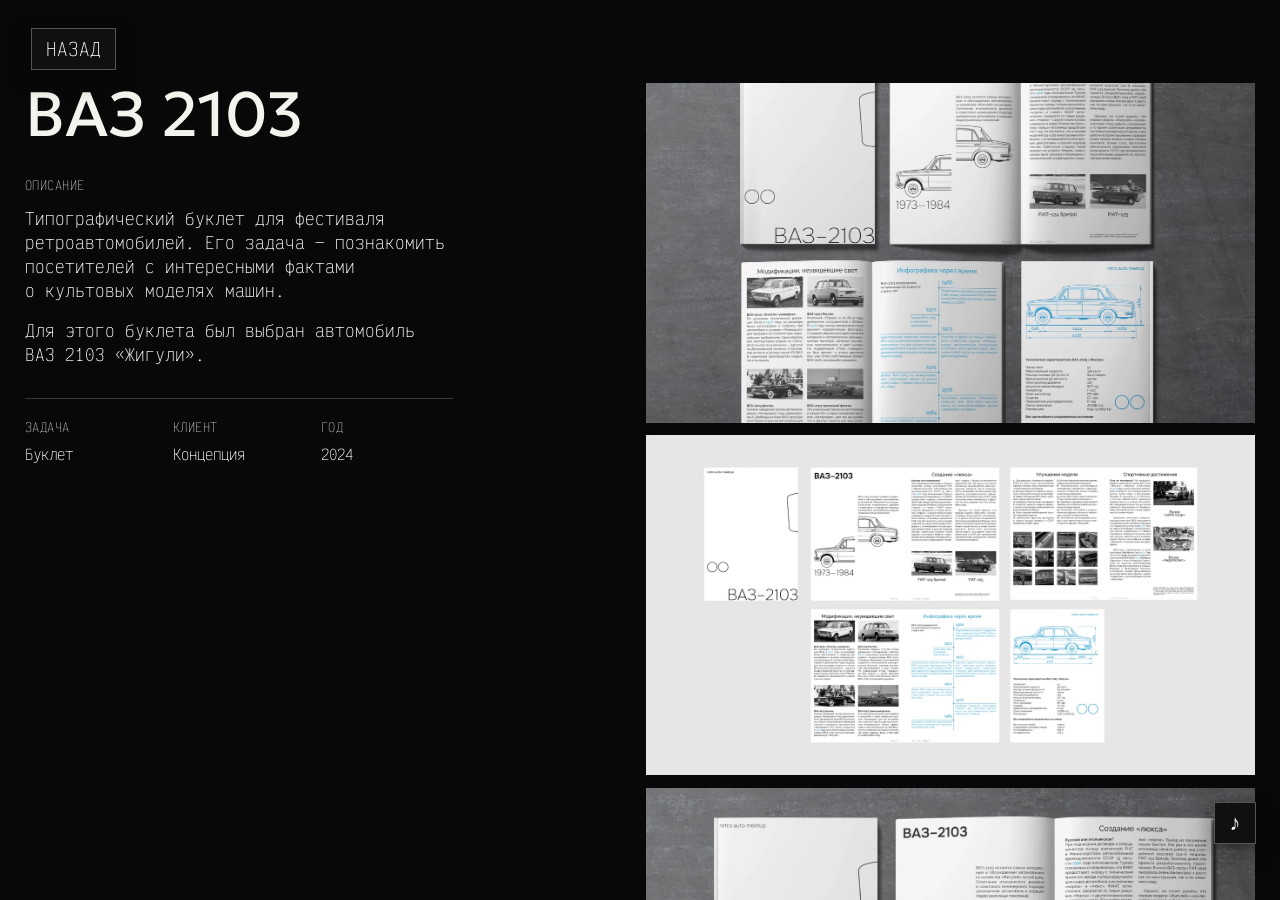
<file: projects/vaz-2103/index.html>
<!doctype html>
<html lang="ru"><head><script src="/site-gateway.js?v=20261010-history-player-v1"></script><meta charset="utf-8"><meta name="viewport" content="width=device-width, initial-scale=1"><meta name="theme-color" content="#080808"><title>ВАЗ 2103 — Арсений Осипчук</title><link rel="icon" type="image/png" sizes="32x32" href="../../assets/favicon/geologica-a-32.png"><link rel="icon" type="image/png" sizes="16x16" href="../../assets/favicon/geologica-a-16.png"><link rel="apple-touch-icon" sizes="180x180" href="../../assets/favicon/geologica-a-180.png"><link rel="stylesheet" href="../project.css?v=20261010-controls-42px"><script src="../project.js?v=20260930-player-name-bottom-v6" defer></script><link rel="stylesheet" href="/control-buttons.css?v=20261009-1"></head>
<body id="top"><a class="back" href="../">НАЗАД</a><main>
<aside class="project-info" aria-label="Описание проекта"><h1>ВАЗ 2103</h1><section class="description" aria-labelledby="description-title"><h2 id="description-title">ОПИСАНИЕ</h2><p>Типографический буклет для&nbsp;фестиваля ретроавтомобилей. Его задача — познакомить посетителей с&nbsp;интересными фактами о&nbsp;культовых моделях машин.</p><p>Для&nbsp;этого буклета был выбран автомобиль ВАЗ 2103 «Жигули».</p></section><dl class="meta"><div><dt>ЗАДАЧА</dt><dd>Буклет</dd></div><div><dt>КЛИЕНТ</dt><dd>Концепция</dd></div><div><dt>ГОД</dt><dd>2024</dd></div></dl></aside>
<section class="gallery" aria-label="Работы проекта ВАЗ 2103"><figure class="wide " style="--ratio:487 / 272"><img src="../../assets/vaz-2103/01.webp" alt="ВАЗ 2103 типографический буклет — разворот 1" loading="lazy" decoding="async"></figure><figure class="wide " style="--ratio:487 / 272"><img src="../../assets/vaz-2103/02.webp" alt="ВАЗ 2103 типографический буклет — разворот 2" loading="lazy" decoding="async"></figure><figure class="wide " style="--ratio:487 / 261"><img src="../../assets/vaz-2103/03.webp" alt="ВАЗ 2103 типографический буклет — разворот 3" loading="lazy" decoding="async"></figure><figure class="wide " style="--ratio:487 / 261"><img src="../../assets/vaz-2103/04.webp" alt="ВАЗ 2103 типографический буклет — разворот 4" loading="lazy" decoding="async"></figure><figure class="wide " style="--ratio:487 / 261"><img src="../../assets/vaz-2103/05.webp" alt="ВАЗ 2103 типографический буклет — разворот 5" loading="lazy" decoding="async"></figure></section>
</main></body></html>
</file>
<file: styles.css>
@font-face{font-family:Geologica;src:url('assets/geologica.ttf') format('truetype');font-weight:100 900;font-display:swap}
@font-face{font-family:'Victor Mono';src:url('assets/victor-mono-ru-thin.ttf') format('truetype');font-weight:100;font-display:swap}
:root{color-scheme:dark;--edge:clamp(20px,1.953125vw,48px);--text:clamp(16px,1.5625vw,30px)}
*{box-sizing:border-box}html,body{margin:0;min-height:100%;background:#151515;color:#fff}body{font-family:'Victor Mono',monospace;font-weight:100;font-size:var(--text);line-height:1.375;-webkit-font-smoothing:antialiased}a{color:inherit;text-decoration:none}a:hover{opacity:.65}a:focus-visible,button:focus-visible{outline:2px solid white;outline-offset:6px}a,button{transition:opacity .18s ease}
.backdrop{position:fixed;inset:0;overflow:hidden;background:#151515 url('assets/poster.jpg') center/cover no-repeat}.backdrop video{width:100%;height:100%;object-fit:cover;filter:grayscale(1)}.backdrop:after{content:'';position:absolute;inset:0;background:transparent;pointer-events:none}
.projects-button{display:inline-flex;align-items:center;justify-content:center;height:42px;min-height:42px;padding:0 12px;font-size:.9em;border:1px solid #555;background:#101010;box-shadow:0 8px 24px #0007;color:#f5f5f5;line-height:1.2}
.projects-button:hover{opacity:1;color:#929292}
@media(max-width:767px){.projects-button{padding:0 8px}}
.home{position:relative;min-height:100svh;min-height:100dvh;padding:clamp(11px,1.0742vw,26px) var(--edge) max(var(--edge),env(safe-area-inset-bottom));display:flex;flex-direction:column;justify-content:space-between;gap:110px}.header{display:flex;align-items:flex-start;justify-content:space-between;gap:32px}h1{font-family:Geologica,sans-serif;font-weight:600;font-size:clamp(36px,4.8828125vw,100px);font-variation-settings:'wght' 600;line-height:1.32;letter-spacing:-.01em;margin:0}h1 a{display:block}.navigation{text-align:right;padding-top:clamp(22px,2.832vw,54px);flex-shrink:0}.music{position:relative;margin-top:clamp(12px,1.4vw,27px);display:flex;flex-direction:column;align-items:flex-end}.music-toggle{display:grid;place-items:center;width:42px;height:42px;padding:0;border:1px solid #555;background:#101010;box-shadow:0 8px 24px #0007;color:#f5f5f5;font:500 22px/1 Geologica,sans-serif;cursor:pointer}.music-toggle:hover{color:#929292}.music-link{white-space:nowrap;position:absolute;top:36px;right:0;opacity:0;visibility:hidden;transition:opacity .2s,visibility .2s}.music:hover .music-link,.music:focus-within .music-link,.music.is-open .music-link{opacity:1;visibility:visible}.footer{display:flex;align-items:flex-end;justify-content:space-between;gap:24px}.intro{margin:0;letter-spacing:-.0125em}.contacts{display:flex;flex-direction:column;text-align:right;letter-spacing:-.03125em}
@media(max-width:767px){
  :root{--edge:6.25vw;--text:clamp(14px,4.375vw,24px);--mobile-header:55.625vw}
  html,body{background:#000}
  .home{padding:0;gap:0;min-height:max(100svh,177.5vw);min-height:max(100dvh,177.5vw)}
  .header{min-height:var(--mobile-header);padding:4.375vw var(--edge) 0;gap:12px;position:relative;background:#000}
  h1{font-size:12.5vw;line-height:1;letter-spacing:-.01em;white-space:normal}
  h1 span{display:block}
  .navigation{padding-top:2.2vw;margin-left:auto}
  .music{margin-top:19vw}
  .music-toggle{width:42px;height:42px}
  .music-link{font-size:var(--text);top:42px;z-index:1}
  .backdrop{position:absolute;top:var(--mobile-header);bottom:0;background-color:#000}
  body{position:relative}
  .backdrop video{object-position:center center}
  .footer{flex:1;flex-direction:column;align-items:flex-start;justify-content:space-between;padding:5.625vw var(--edge) max(var(--edge),env(safe-area-inset-bottom));gap:40px}
  .intro{max-width:none;font-size:var(--text);line-height:1.15;letter-spacing:-.025em}
  .intro br{display:block}
  .contacts{text-align:left;font-size:var(--text);line-height:1.55}
}
@media(prefers-reduced-motion:reduce){*,*:before,*:after{transition:none!important}}

.collection-link{display:block;font-size:.75em;margin-top:8px}
@media(max-width:767px){.collection-link{font-size:clamp(10px,3vw,16px);max-width:22vw;line-height:1.3;margin-top:10px}.music{margin-top:8vw}}

/* Compact, source-independent music panel. */
.music-panel{position:absolute;right:0;top:48px;z-index:10;width:min(400px,calc(100vw - 2 * var(--edge)));max-height:calc(100dvh - 210px);overflow:hidden;padding:20px;background:#101010;border:1px solid #454545;text-align:left;color:#f5f5f5;font:400 14px/1.5 'Victor Mono',monospace}
.music-panel[hidden]{display:none}
.music-panel button{font:inherit;cursor:pointer;transition:none}
.music-panel button:focus-visible{outline:1px solid #fff;outline-offset:2px}
.music-panel-heading{display:flex;align-items:center;justify-content:space-between;gap:16px;margin-bottom:18px}
.music-panel h2{font:600 30px/1.15 Geologica,sans-serif;letter-spacing:-.03em;margin:0}
.music-panel .music-close{font:100 28px/1 Geologica,sans-serif;border:0;background:none;color:#aaa;width:32px;height:32px;padding:0;margin-right:-7px}
.music-close:hover{color:#fff}
.music-title{font:500 22px/1.25 Geologica,sans-serif;letter-spacing:-.02em;margin:0 0 6px;min-height:28px;display:flex;align-items:flex-end}
.music-artist{color:#aaa;font-size:13px;margin:0;min-height:20px}
.music-transport{display:flex;align-items:center;justify-content:center;gap:22px;padding:12px 0 16px}
.music-transport button{display:grid;place-items:center;width:40px;height:40px;padding:10px;color:#ddd;background:none;border:0}
.music-transport button:hover{color:#888}
.music-transport svg{width:20px;height:20px;fill:currentColor;stroke:currentColor;stroke-width:1.5;stroke-linejoin:round}
.music-transport .music-play{width:48px;height:48px;background:#e6e6e6;color:#101010;border-radius:50%;cursor:default}
.music-play svg{margin-left:2px;width:18px;height:18px}
.music-track-list{list-style:none;margin:0;padding:0}
.music-track-list li{border:0}
.music-track{width:100%;display:flex;gap:16px;align-items:center;text-align:left;padding:8px 8px;border:0;background:none;color:#d3d3d3}
.music-track:hover{background:#242424}
.music-track[aria-current="true"]{background:#292929;color:#fff}
.music-track-number{font-size:12px;color:#8c8c8c;flex:0 0 20px;font-variant-numeric:tabular-nums}
.music-track[aria-current="true"] .music-track-number{color:#fff}
.music-track-text{display:flex;flex-direction:column;gap:2px}
.music-track-artist{font-size:12px;color:#aaa}
.music-note{font-size:12px;color:#999;margin:12px 0 0}
@media(max-width:767px){.music-panel{padding:20px;max-height:65dvh;top:48px}.music-panel h2{font-size:28px}}

.music-playback-meta{display:flex;align-items:baseline;justify-content:space-between;gap:12px;margin-top:12px}
.music-playback-meta .music-note{margin:0}
.music-time{font-size:12px;color:#aaa;white-space:nowrap;font-variant-numeric:tabular-nums}
.music-source{display:inline-block;font-size:12px;color:#bbb;margin-top:8px}
.music-transport .music-play:not(:disabled){cursor:pointer}
.music-transport .music-play:not(:disabled):hover{background:#bbb}
.music-play:disabled{opacity:.45}
.music-engine{position:absolute;left:0;bottom:0;width:1px;height:1px;overflow:hidden;opacity:0;pointer-events:none}
.music-engine iframe{width:300px;height:166px;border:0}

.music-panel h2{font-size:28px}
.music-panel-heading{margin-bottom:28px}
.music-timeline{margin-top:20px}
.music-time{display:flex;justify-content:space-between;margin-top:3px}
.music-seek{--played:0%;display:block;width:100%;height:20px;margin:0;padding:0;appearance:none;-webkit-appearance:none;background:transparent;cursor:pointer;color:#fff}
.music-seek::-webkit-slider-runnable-track{height:2px;background:linear-gradient(to right,#e6e6e6 var(--played),#494949 var(--played))}
.music-seek::-moz-range-track{height:2px;background:#494949}
.music-seek::-moz-range-progress{height:2px;background:#e6e6e6}
.music-seek::-webkit-slider-thumb{appearance:none;-webkit-appearance:none;width:10px;height:10px;border:0;border-radius:50%;background:#e6e6e6;margin-top:-4px}
.music-seek::-moz-range-thumb{width:10px;height:10px;border:0;border-radius:50%;background:#e6e6e6}
.music-seek:focus-visible{outline:1px solid #fff;outline-offset:4px}
.music-seek:disabled{opacity:.45;cursor:default}

/* The character rises from the lower-right edge without covering track names. */
.music-panel:not([hidden]){display:flex;flex-direction:column;overflow:hidden;max-height:none}
.music-panel .music-track-list{overflow:visible;min-height:0;flex:none}
.music-panel-heading{margin-bottom:20px}
.music-selection{min-height:62px}
.music-title{display:-webkit-box;-webkit-box-orient:vertical;-webkit-line-clamp:2;overflow:hidden;overflow-wrap:anywhere}
.music-timeline{margin-top:12px}
.music-transport{padding:6px 0 8px}
.music-track{padding-top:5px;padding-bottom:5px}
.music-track-list li:nth-last-child(-n+3) .music-track{padding-right:156px}
.music-character{position:absolute;right:16px;bottom:-27px;width:170px;height:170px;pointer-events:none;line-height:0;isolation:isolate}
.music-character[hidden]{display:none}
.music-character img{position:relative;z-index:2;display:block;width:100%;height:auto;aspect-ratio:1;object-fit:contain}
.music-notes{position:absolute;z-index:3;inset:0;overflow:visible;line-height:1;color:#f5f5f5}
.music-notes span{position:absolute;font:700 11px/1 Geologica,sans-serif;opacity:0;text-shadow:1px 1px #666,-1px -1px #111;transition:none}
.music-character.is-playing[data-note-frame="1"] .music-notes span:nth-child(1){opacity:1;top:3%;left:25%;transform:rotate(-17deg)}
.music-character.is-playing[data-note-frame="1"] .music-notes span:nth-child(3){opacity:1;top:4%;left:72%;transform:rotate(13deg)}
.music-character.is-playing[data-note-frame="2"] .music-notes span:nth-child(1){opacity:1;top:7%;left:23%;transform:rotate(-10deg)}
.music-character.is-playing[data-note-frame="2"] .music-notes span:nth-child(3){opacity:1;top:2%;left:73%;transform:rotate(20deg)}
.music-character.is-playing[data-note-frame="3"] .music-notes span:nth-child(1){opacity:1;top:4%;left:24%;transform:rotate(-22deg)}
.music-character.is-playing[data-note-frame="3"] .music-notes span:nth-child(2){opacity:1;top:-13%;left:51%;font-size:8px;transform:rotate(9deg)}
.music-character.is-playing[data-note-frame="3"] .music-notes span:nth-child(3){opacity:1;top:3%;left:73%;transform:rotate(16deg)}
@media(max-width:767px){.music-panel:not([hidden]){max-height:calc(100dvh - 180px);overflow:hidden}.music-character{right:8px;bottom:-18px;width:112px;height:112px}.music-track-list li:nth-last-child(-n+3) .music-track{padding-right:98px}.music-notes span{font-size:10px}}

/* Share the neutral hover treatment with the project pages. */
a:hover{color:#929292;opacity:1;text-decoration:none}
button:hover{color:#929292}
a:focus-visible,button:focus-visible,.music-panel button:focus-visible,.music-seek:focus-visible{outline-color:#929292}
.music-close:hover,.music-transport button:hover,.music-track:hover,.music-track[aria-current="true"]:hover{color:#929292}
.music-transport .music-play:not(:disabled):hover{background:#929292;color:#101010}

.home .music{margin-top:calc(clamp(12px,1.4vw,27px) + 16px)}
@media(max-width:767px){.home .music{margin-top:calc(8vw + 16px)}}
.music-toggle{position:relative}
.music-icon-notes{position:absolute;inset:-31px 0 auto;height:22px;pointer-events:none;color:#929292;--side-opacity:0;--top-opacity:0;--note-x:0px;--note-y:0px;translate:var(--note-x) var(--note-y)}
.music-icon-notes>span{position:absolute;opacity:var(--side-opacity);font:700 11px/1 Geologica,sans-serif;text-shadow:none;transition:none}
.music-icon-notes>span:nth-child(1){left:7px;top:12px;transform:rotate(-17deg)}
.music-icon-notes>span:nth-child(2){left:19px;top:2px;font-size:8px;transform:rotate(9deg);opacity:var(--top-opacity)}
.music-icon-notes>span:nth-child(3){right:5px;top:12px;transform:rotate(16deg)}
/* One animation owns all three notes, so their stop-motion frames cannot drift. */
.is-playing:not([hidden])>.music-icon-notes{animation:icon-notes 3.6s steps(1,end) infinite}
.is-home .mini-reopen>.music-icon-notes{animation:none}
@keyframes icon-notes{
  0%{--side-opacity:0;--top-opacity:0;--note-x:0px;--note-y:0px}
  25%{--side-opacity:1;--top-opacity:0;--note-x:0px;--note-y:0px}
  50%{--side-opacity:1;--top-opacity:1;--note-x:2px;--note-y:-4px}
  75%{--side-opacity:1;--top-opacity:0;--note-x:-1px;--note-y:-1px}
}
@media(prefers-reduced-motion:reduce){.is-playing:not([hidden])>.music-icon-notes{animation:none}}

@media(max-width:767px){
 .home{height:100dvh;min-height:100dvh;overflow:hidden}
 .header{flex:none}
 .footer{min-height:0;gap:20px}
}

@media(max-width:767px){
 .home .music{position:absolute;top:calc(29.375vw - 42px);right:var(--edge);margin-top:0}
 .home .music-toggle{position:relative;right:auto;bottom:auto;z-index:8}
}

.background-play{position:fixed;left:50%;bottom:var(--edge);transform:translateX(-50%);z-index:2;padding:8px 12px;border:1px solid #555;background:#101010;color:#aaa;font:100 12px/1.3 'Victor Mono',monospace;cursor:pointer}
.background-play[hidden]{display:none}
.background-play:hover{color:#929292}
@media(max-width:700px){.background-play{bottom:82px;max-width:calc(100vw - 40px)}}

@media(max-width:767px){.intro br{display:none}}
</file>
<file: app/shell.css>
html,body{width:100%;height:100%;overflow:hidden;background:#080808}
.music-feedback{position:relative;z-index:4;display:flex;flex-wrap:wrap;gap:8px 12px;margin-top:10px;padding:10px;background:#181818;border:1px solid #555;color:#ddd;font:400 11px/1.5 'Victor Mono',monospace}
.music-feedback[hidden]{display:none}
.music-feedback span{flex-basis:100%}
.music-feedback button{padding:3px 8px;border:1px solid #777;background:transparent;color:inherit;font:inherit;cursor:pointer}
.music-feedback a{align-self:center;color:inherit}
.music-panel>.music-feedback{position:absolute;left:12px;right:12px;bottom:12px}
#site-view{position:fixed;inset:0;width:100%;height:100%;border:0;background:#080808}
.music{position:fixed;z-index:100;inset:0;display:block;margin:0;pointer-events:none;color:#f5f5f5}
.music>button,.music-panel,.mini-player{pointer-events:auto}
.music>.music-toggle[hidden]{display:none}
.music-panel{position:fixed;top:160px;right:var(--edge);transform:none;width:min(400px,calc(100vw - 2 * var(--edge)));max-height:calc(100dvh - 180px);overflow:hidden;box-shadow:0 8px 28px #0008}
.music-panel:not([hidden]){max-height:calc(100dvh - 180px);overflow:hidden}
.mini-player,.mini-reopen{position:fixed;right:24px;bottom:56px;color:#f5f5f5;background:#101010;border:1px solid #555;box-shadow:0 8px 24px #0007;font:100 12px/1.35 'Victor Mono',monospace}
.mini-player{width:320px;padding:12px 14px 10px}
.mini-player[hidden],.mini-reopen[hidden]{display:none}
.mini-heading{display:flex;align-items:center;justify-content:space-between;gap:12px;margin-bottom:7px}
.mini-label{text-transform:uppercase;letter-spacing:.08em;color:#aaa}
.mini-player button,.mini-reopen{cursor:pointer;color:inherit}
.mini-close{width:20px;height:20px;border:0;background:none;color:#aaa!important;font:100 21px/1 Geologica,sans-serif}
.mini-close:hover{color:#fff!important}
.mini-main{display:flex;align-items:center;justify-content:space-between;gap:10px}
.mini-track-info{display:flex;flex-direction:column;min-width:0;flex:1}
.mini-title{overflow:hidden;text-overflow:ellipsis;white-space:nowrap;font:500 16px/1.15 Geologica,sans-serif}
.mini-artist{overflow:hidden;text-overflow:ellipsis;white-space:nowrap;color:#aaa}
.mini-controls{display:flex;align-items:center;gap:3px;flex:none}
.mini-controls button{display:grid;place-items:center;width:28px;height:28px;padding:0;border:0;background:none;font:400 13px/1 Geologica,sans-serif}
.mini-controls button:hover{color:#929292}
.mini-controls .mini-previous svg,.mini-controls .mini-next svg{display:block;width:18px;height:18px;fill:currentColor;stroke:currentColor;stroke-width:1.5;stroke-linejoin:round}
.mini-controls .music-quick-play{width:32px;height:32px;border-radius:50%;background:#e6e6e6;color:#101010;font-size:11px}
.mini-controls .music-quick-play svg{display:block;width:16px;height:16px;fill:currentColor}
.mini-controls .music-quick-play:hover{background:#929292;color:#101010}
.mini-timeline{display:grid;grid-template-columns:1fr auto auto;align-items:center;gap:8px;color:#aaa;font-size:10px;font-variant-numeric:tabular-nums;margin-top:8px}
.mini-seek{--played:0%;width:100%;height:14px;margin:0;appearance:none;-webkit-appearance:none;background:transparent;cursor:pointer}
.mini-seek::-webkit-slider-runnable-track{height:2px;background:linear-gradient(to right,#eee var(--played),#555 var(--played))}
.mini-seek::-moz-range-track{height:2px;background:#555}
.mini-seek::-moz-range-progress{height:2px;background:#eee}
.mini-seek::-webkit-slider-thumb{-webkit-appearance:none;width:8px;height:8px;margin-top:-3px;border:0;border-radius:50%;background:#eee}
.mini-seek::-moz-range-thumb{width:8px;height:8px;border:0;border-radius:50%;background:#eee}
.mini-seek:disabled{opacity:.5;cursor:default}
.mini-reopen{width:42px;height:42px;padding:0;font:500 22px/1 Geologica,sans-serif}
.mini-reopen:hover{color:#929292}
.is-home .mini-reopen{display:none}
.is-home .mini-player{display:none}
@media(max-width:767px){
  .mini-player{right:12px;bottom:64px;width:min(320px,calc(100vw - 24px))}
  .mini-reopen{right:12px;bottom:54px}
  .is-collection .mini-player{bottom:64px}
  .is-collection .mini-reopen{bottom:54px}
  .music-panel,.music-panel:not([hidden]){right:var(--edge);top:calc(55.625vw + 60px);max-height:calc(100dvh - 55.625vw - 72px)}
}

@media(max-width:767px){
 .music-panel,.music-panel:not([hidden]){top:50%!important;right:12px!important;transform:translateY(-50%);width:calc(100vw - 24px);max-height:calc(100dvh - 24px);overflow:hidden;padding:14px}
 .music-panel-heading{margin-bottom:12px}
 .music-panel h2{font-size:23px}
 .music-selection{min-height:52px}
 .music-title{font-size:20px;min-height:25px}
 .music-timeline{margin-top:6px}
 .music-track{padding:5px 4px;gap:10px;font-size:13px;line-height:1.3}
 .music-track-artist{font-size:11px}
 .music-track-list li:nth-last-child(-n+3) .music-track{padding-right:100px}
 .music-playback-meta{margin-top:8px}
 .music-note,.music-source{font-size:10px}
 .collection-detail .mini-reopen{place-items:center;top:auto;right:18px;bottom:54px}
 .collection-detail .music.is-open .mini-reopen{display:none!important}
}
@media(max-width:767px) and (max-height:600px){
 .music-panel{padding:10px}
 .music-panel-heading{margin-bottom:5px}
 .music-selection{min-height:40px}
 .music-title{font-size:18px}
 .music-transport{padding:2px 0}
 .music-track{padding-top:3px;padding-bottom:3px}
}

@media(max-width:700px){.collection-detail .mini-reopen .music-icon-notes{inset:-23px 0 auto}}

@media(max-width:767px){.mini-reopen,.is-collection .mini-reopen{top:auto;right:18px;bottom:54px}}

/* Anchor the home player below its trigger on phones too. */
@media(max-width:767px){
 .is-home .music-panel,.is-home .music-panel:not([hidden]){top:var(--home-music-top,160px)!important;right:var(--home-music-right,12px)!important;transform:none;max-height:calc(100dvh - var(--home-music-top,160px) - 12px)}
}

@media(max-width:767px) and (max-height:600px){
 .music-panel-heading{margin-bottom:2px}
 .music-transport{padding:0}
 .music-track{padding-top:1px;padding-bottom:1px}
 .music-playback-meta{margin-top:4px}
}

/* Initial loading screen, shared by all entry routes. */
.site-loader{position:fixed;inset:0;z-index:1000;display:grid;place-items:center;background:#080808;color:#f4f4ef;--loader-progress:0%}
.site-loader[hidden]{display:none}
.loader-content{display:flex;flex-direction:column;align-items:center;gap:18px}
.loader-percent{font:100 20px/1.2 'Victor Mono',monospace;letter-spacing:.02em;font-variant-numeric:tabular-nums;min-width:5ch;text-align:center}
.loader-figure{position:relative;display:block;width:calc(min(230.4px,32.4dvh) * 2 / 3);height:min(230.4px,32.4dvh)}
.loader-figure img{display:block;width:100%;height:100%;object-fit:contain}
.loader-outline{filter:grayscale(1);opacity:.18}
.loader-fill{position:absolute;inset:0;clip-path:inset(calc(100% - var(--loader-progress)) 0 0);transition:clip-path .22s linear}
@media(max-width:700px){.loader-figure{height:min(201.6px,30.24dvh);width:calc(min(201.6px,30.24dvh) * 2 / 3)}.loader-percent{font-size:18px}}
@media(prefers-reduced-motion:reduce){.loader-fill{transition:none}}

/* Give the character more presence in the phone player. */
@media(max-width:767px){
 .music-character{width:150px;height:150px;right:4px;bottom:-24px}
 .music-track-list li:nth-last-child(-n+3) .music-track{padding-right:132px}
}
</file>
<file: collection/collection.css>
@font-face{font-family:Geologica;src:url('../assets/geologica.ttf') format('truetype');font-weight:100 900;font-display:swap}
@font-face{font-family:Victor;src:url('../assets/victor-mono-ru-thin.ttf') format('truetype');font-weight:100 400;font-display:swap}
:root{--unit:calc(100vw / 1024)}
*{box-sizing:border-box}body{margin:0;background:#080808;color:#f4f4ef;font-family:Victor,monospace;font-size:14px;font-weight:100;overflow:hidden}button,select{font:inherit;color:inherit}button,a,select{-webkit-tap-highlight-color:transparent}button{cursor:pointer;border:0;background:none}a{color:inherit;text-decoration:none}button:hover,a:hover,select:hover{color:#929292;text-decoration:none}button:focus-visible,a:focus-visible,select:focus-visible{outline:2px solid #929292;outline-offset:5px}[hidden]{display:none!important}.topbar{position:fixed;top:calc(22 * var(--unit));left:calc(25 * var(--unit));z-index:10}.name{font-family:Geologica,sans-serif;font-size:24px;font-weight:600;letter-spacing:-.7px}.back{font-family:Victor,monospace;font-weight:400;font-size:calc(16 * var(--unit));line-height:calc(22 * var(--unit))}.page-title{position:absolute;top:calc(66 * var(--unit));left:calc(20 * var(--unit));z-index:2;pointer-events:none}.page-title h1{font-family:Geologica,sans-serif;font-weight:400;font-size:calc(50 * var(--unit));line-height:1;letter-spacing:0;margin:0}.page-title p{font-family:Victor,monospace;font-size:16px;font-weight:400;letter-spacing:0;line-height:1.5;max-width:260px;margin:32px 0 0}#stage{position:absolute;inset:0;touch-action:none;cursor:grab}#stage:active{cursor:grabbing}canvas{display:block;width:100%;height:100%}#loading{position:absolute;inset:48% 0 auto;text-align:center;color:#bbb}.bottom-bar{position:fixed;bottom:24px;left:28px;right:28px;display:flex;justify-content:space-between;align-items:center;gap:20px;z-index:5;color:#b8b8b3;font-size:12px}.controls{position:absolute;left:50%;top:50%;transform:translate(-50%,-50%);display:flex;gap:25px;align-items:center;white-space:nowrap}.controls button{padding:8px 0}.controls select{border:0;border-bottom:1px solid #444;background:#080808;padding:6px;max-width:165px;font-size:12px}.count{white-space:nowrap}#hover-label{position:fixed;z-index:9;background:#f5f5ec;color:#151515;padding:7px 11px;font-size:12px;pointer-events:none;opacity:0}.viewing .page-title,.viewing .bottom-bar,.viewing .topbar{opacity:.18;pointer-events:none}.viewing .bottom-bar .controls{visibility:hidden}#detail{position:fixed;inset:0;z-index:8;pointer-events:none}#detail button,#detail a{pointer-events:auto}.artwork{position:absolute;top:11vh;bottom:13vh;width:43vw;left:26%;margin:0;display:flex;flex-direction:column;align-items:center;justify-content:center;gap:16px}.artwork img,.artwork video{display:block;max-width:100%;max-height:calc(100% - 48px);object-fit:contain;box-shadow:0 12px 60px #0008;pointer-events:auto}.work-caption{display:flex;justify-content:space-between;width:100%;align-items:baseline;gap:20px;font-size:12px;color:#aaa}.work-caption h2{font-size:14px;font-weight:100;margin:0;color:#eee}.speech{position:absolute;left:73%;top:14%;width:min(23vw,310px);background:#eff1e7;color:#171c15;border-radius:3px;padding:20px 22px;font-family:Geologica,sans-serif;font-size:16px;line-height:1.5;box-shadow:0 10px 60px #0003;pointer-events:auto}.speech:after{content:'';position:absolute;bottom:-18px;left:28px;border-style:solid;border-width:19px 20px 0 0;border-color:#eff1e7 transparent transparent transparent}.speaker{font:11px Victor,monospace;text-transform:uppercase;letter-spacing:.08em;color:#4e6142}.speech p{min-height:72px;margin:10px 0 16px}#close{position:absolute;top:25px;right:28px;background:#080808;padding:6px;font-size:14px}#close span{font:24px sans-serif;margin-left:10px}.work-navigation{position:absolute;bottom:25px;left:26%;width:43vw;display:flex;justify-content:space-between}.work-navigation button{font-size:13px;padding:10px 0}.sr-only{position:absolute;width:1px;height:1px;margin:-1px;overflow:hidden;clip:rect(0,0,0,0);white-space:nowrap}#fallback{position:absolute;inset:200px 28px 90px;overflow:auto;grid-template-columns:repeat(4,1fr);gap:22px;display:grid}#fallback button img{width:100%;height:220px;object-fit:contain}#fallback button{font-size:12px}.no-webgl .page-title{top:85px}.no-webgl .speech:after{display:none}
@media(max-width:700px){.topbar{top:20px;left:20px;right:20px}.name{font-size:19px}.page-title{top:85px;left:20px}.page-title h1{font-size:32px}.page-title p{display:none}.bottom-bar{left:20px;right:20px;bottom:18px;flex-wrap:wrap;gap:9px}.bottom-bar #instruction{width:100%;font-size:11px}.controls{gap:15px}.count{margin-left:auto;font-size:10px}.controls button,.controls select{font-size:11px}.artwork{top:75px;left:8%;width:84%;bottom:auto;height:52dvh;gap:10px}.artwork img,.artwork video{max-height:calc(100% - 36px)}.work-caption h2{font-size:12px}.work-caption{font-size:11px}.speech{top:auto;left:36%;bottom:83px;width:59%;padding:14px 16px;font-size:13px;line-height:1.4}.speech p{min-height:55px;margin:8px 0 10px}.speech:after{bottom:25px;left:-16px;border-width:0 17px 16px 0;border-color:transparent #eff1e7 transparent transparent}.speaker{font-size:10px}.work-navigation{left:20px;right:20px;width:auto;bottom:19px}#close{top:18px;right:17px}.work-caption{gap:10px}#fallback{grid-template-columns:repeat(2,1fr)}#fallback button img{height:170px}}
@media(prefers-reduced-motion:reduce){*{scroll-behavior:auto!important}}

.speech-connector{position:absolute;inset:0;width:100%;height:100%;overflow:visible;pointer-events:none;fill:#eff1e7}
@media(min-width:700px){.speech:after{display:none}}
@media(max-width:699px){.speech-connector{display:none}}
.no-webgl .speech-connector{display:none}

/* A single shadow for the bubble and its tail keeps their shared fill seamless. */
.speech-group{--speech-color:#eff1e7;position:absolute;inset:0;pointer-events:none;z-index:2;filter:drop-shadow(0 10px 24px #0003)}
.speech{background:var(--speech-color);box-shadow:none}
.speech-connector{fill:var(--speech-color)}
#detail{overflow:hidden}
.artwork-orbit{position:absolute;inset:0;z-index:0;perspective:300vw;perspective-origin:47.5% 48%;pointer-events:none}
.artwork{backface-visibility:hidden;transform-style:preserve-3d}
.artwork.departing{pointer-events:none}
.artwork.departing img,.artwork.departing video{pointer-events:none}
#close,.work-navigation{z-index:3}

#guide-image{position:absolute;z-index:1;display:block;object-fit:contain;transform:translate(-50%,-100%);pointer-events:none}
.no-webgl #guide-image{display:none}

.speech p{min-height:0;margin:10px 0 0}

/* Keep the label outside the rotating artwork layer. */
.work-caption{position:absolute;left:26%;bottom:calc(13vh + 20px);width:43vw;z-index:1}
.artwork:after{content:'';display:block;flex:0 0 18px;width:100%}

/* Center every artwork in the same viewing area; keep the caption fixed below it. */
@media(min-width:701px){
 .artwork{top:clamp(90px,14vh,230px);bottom:max(110px,17vh);left:calc(47.5% - min(19vw,290px,23.5vh));width:min(38vw,580px,47vh);justify-content:center;gap:0}
 .artwork img,.artwork video{width:100%;height:auto;max-height:100%}
 .artwork:after{display:none}
 .work-navigation{left:calc(47.5% - min(19vw,290px,23.5vh));width:min(38vw,580px,47vh)}
 .work-caption{left:calc(47.5% - min(19vw,290px,23.5vh));width:min(38vw,580px,47vh);bottom:calc(max(110px,17vh) - 35px);top:auto}
}
.viewing #fallback{visibility:hidden}

/* Keep the original left / centered control / right layout, with the projects
   footer's type, color, and edge spacing. */
@media(min-width:701px){
 .bottom-bar{left:clamp(20px,1.953125vw,48px);right:clamp(20px,1.953125vw,48px);bottom:18px;display:flex;justify-content:space-between;align-items:center;gap:20px;color:#9b9b95;font:14px Victor,monospace}
 .bottom-bar .controls{position:absolute;left:50%;top:50%;transform:translate(-50%,-50%)}
 .bottom-bar .controls button{padding:0}
}

/* The phone detail is a single reading column. Its image, caption and
   commentary occupy separate rows; the character sits beside the bubble. */
@media(max-width:700px){
 .page-title p{display:block;max-width:none;margin:14px 0 0;font-size:13px;line-height:1.4}
 .bottom-bar{display:grid;grid-template-columns:1fr auto 1fr;align-items:end;column-gap:8px;row-gap:8px}
 .bottom-bar #instruction{grid-column:1/-1;width:auto;line-height:1.3}
 .bottom-bar .controls{position:static;grid-column:2;grid-row:2;transform:none;justify-self:center}
 .bottom-bar .count{grid-column:3;grid-row:2;margin:0;justify-self:end}
 body.viewing .topbar,body.viewing .page-title,body.viewing .bottom-bar{visibility:hidden}
 #detail{display:flex;flex-direction:column;gap:10px;overflow-x:hidden;overflow-y:auto;overscroll-behavior:contain;padding:74px 18px 22px;background:#080808}
 #close{position:fixed;top:16px;right:18px;padding:6px 0;z-index:5}
 .artwork-orbit{position:relative;inset:auto;flex:0 0 auto;width:100%;height:clamp(270px,48dvh,480px);perspective:none}
 .artwork{position:absolute;inset:0;top:0;left:0;bottom:auto;width:100%;height:100%;gap:0;margin:0;justify-content:center}
 .artwork img,.artwork video{width:auto;height:auto;max-width:100%;max-height:100%;object-fit:contain}
 .artwork:after{display:none}
 .work-caption{position:relative;top:auto;left:auto;bottom:auto;width:100%;min-height:22px;align-items:start;gap:12px;font-size:11px}
 .work-caption h2{font-size:12px;line-height:1.3}
 .work-caption span{flex:none}
 .speech-group{position:relative;inset:auto;flex:0 0 auto;width:100%;margin-top:8px;filter:none}
 .speech{position:relative;top:auto;left:auto;bottom:auto;width:calc(100% - 110px);min-width:190px;padding:12px 14px;font-size:12px;line-height:1.4;filter:drop-shadow(0 8px 16px #0004)}
 .speech p{margin:7px 0 0;min-height:0}
 .speech:after{display:block;top:36px;right:-18px;bottom:auto;left:auto;width:19px;height:19px;border:0;background:var(--speech-color);clip-path:polygon(0 0,100% 70%,0 100%)}
 #guide-image{position:absolute;top:calc(124px + clamp(270px,48dvh,480px))!important;left:auto!important;right:4px;bottom:auto;width:clamp(105px,29vw,138px)!important;height:auto!important;transform:none;z-index:3}
 .work-navigation{position:relative;left:auto;right:auto;bottom:auto;flex:0 0 auto;width:100%;margin-top:auto;padding-top:14px;z-index:4}
 .work-navigation button{padding:10px 0}
}

@media(max-width:700px){
 .back{display:none}
 .page-title{top:24px}
 .bottom-bar{grid-template-columns:1fr auto 1fr;align-items:center;gap:8px;bottom:max(18px,env(safe-area-inset-bottom))}
 .bottom-bar #instruction{grid-column:1;grid-row:1;font-size:10px}
 #instruction span{display:block}
 .bottom-bar .controls{grid-column:2;grid-row:1}
 .bottom-bar .controls button{max-width:70px;white-space:normal;line-height:1.3;text-align:center;padding:0}
 .bottom-bar .count{grid-column:3;grid-row:1;font-size:10px}
 #detail{height:100dvh;display:grid;grid-template-columns:42% 58%;grid-template-rows:minmax(0,1fr) 26px minmax(210px,34dvh);gap:8px 0;padding:64px 18px max(18px,env(safe-area-inset-bottom));overflow:hidden;pointer-events:auto;touch-action:pan-y pinch-zoom}
 .artwork-orbit{grid-column:1/-1;grid-row:1;height:100%;min-height:0;width:100%;touch-action:pan-y pinch-zoom}
 .artwork img,.artwork video{max-height:100%;max-width:100%}
 .work-caption{grid-column:1/-1;grid-row:2;min-height:0;align-items:center}
 .speech-group{grid-column:1/-1;grid-row:3;position:relative;inset:auto;height:100%;margin:0;filter:drop-shadow(0 8px 16px #0004)}
 .speech{position:absolute;top:0;right:0;left:auto;bottom:auto;width:58%;min-width:0;padding:11px 12px;font-size:12px;line-height:1.35;filter:none}
 .speech:after{display:none}
 .speech-connector{display:block}
 #guide-image{top:auto!important;bottom:max(18px,env(safe-area-inset-bottom));left:10px!important;right:auto;width:min(42vw,calc(34dvh * .66))!important;height:auto!important;transform:none;z-index:3}
 .work-navigation{display:none}
}

#instruction i{font-style:normal}
@media(max-width:700px){#instruction i{display:none}}

/* One shared mobile width for every poster and its stationary caption. */
@media(max-width:700px){
 #detail{--mobile-artwork-height:calc(100dvh - 64px - 26px - max(210px,34dvh) - 16px - max(18px,env(safe-area-inset-bottom)));--mobile-work-width:min(calc(100vw - 36px),calc(var(--mobile-artwork-height) * .7066))}
 .artwork{left:calc((100% - var(--mobile-work-width)) / 2);right:auto;width:var(--mobile-work-width)}
 .artwork img,.artwork video{width:100%;height:auto;max-height:100%;max-width:100%}
 .work-caption{width:var(--mobile-work-width);justify-self:center;gap:10px}
 .work-caption h2{min-width:0;overflow:hidden;text-overflow:ellipsis;white-space:nowrap}
}

@media(max-width:700px){
 .artwork-orbit{perspective:1200px;perspective-origin:50% 50%;overflow:visible}
}

/* Empty space dismisses the viewer; media keeps its original aspect ratio. */
#detail{pointer-events:auto}
.artwork img,.artwork video{transform:scale(var(--media-scale,1));transform-origin:center}
#guide-image{pointer-events:auto}

/* Keep the introduction on one line and match the shirt rotation control. */
.page-title p{max-width:none;white-space:nowrap}
.bottom-bar .controls #spin{width:42px;min-width:42px;height:42px;padding:0;display:grid;place-items:center}
.bottom-bar #spin svg{width:20px;height:20px;fill:currentColor}
@media(max-width:700px){.page-title p{font-size:min(13px,3.2vw)}.bottom-bar .controls #spin{width:34px;min-width:34px;height:42px}}

.page-title p.has-work-overlap{white-space:normal;max-width:260px}
@media(max-width:700px){.page-title p.has-work-overlap{max-width:245px}}

/* Collection controls stay plain; only the back link has the outlined treatment. */
.bottom-bar .controls #spin,.bottom-bar .controls #spin:hover{border:0;background:none;box-shadow:none}
.topbar .back{display:inline-flex;align-items:center;justify-content:center;height:42px;min-height:42px;font-size:clamp(14px,calc(14 * var(--unit)),18px);line-height:1.2;border:1px solid #555;background:#101010;box-shadow:0 8px 24px #0007;color:#f5f5f5;padding:0 14px}
.topbar .back:hover{color:#929292;text-decoration:none}

.speech #speech-text{margin:0}

/* One fixed caption row: previous, title, count, next. */
.work-caption{display:grid;grid-template-columns:24px minmax(0,1fr) auto 24px;align-items:center;gap:12px}
.work-caption h2{min-width:0;overflow:hidden;text-overflow:ellipsis;white-space:nowrap}
.work-caption button{display:grid;place-items:center;width:24px;height:32px;padding:0;font-size:20px;line-height:1;border:0;background:none;box-shadow:none}
.work-caption button:hover{background:none;color:#929292}
.work-caption #work-number{white-space:nowrap}
@media(max-width:700px){.work-caption{grid-template-columns:20px minmax(0,1fr) auto 20px;gap:7px}.work-caption button{width:20px;font-size:18px}}

/* Align the desktop navigation centre with the 42px music launcher at bottom 56px. */
@media(min-width:701px){.work-caption{bottom:61px;height:32px}}

@media(max-width:700px){
 #previous-work,#next-work,#close{display:none}
 .work-caption{grid-template-columns:minmax(0,1fr) auto}
}

@media(max-width:700px){.topbar .back{display:none}}

/* Rotation uses the shared outlined play/pause button again. */
.bottom-bar .controls #spin{border:1px solid #555;background:#101010;box-shadow:0 8px 24px #0007;color:#f5f5f5}
.bottom-bar .controls #spin:hover{background:#101010;color:#929292}

/* A single mobile rotation control shares the music launcher's baseline. */
@media(max-width:700px){
 .bottom-bar #instruction,.bottom-bar .count{display:none}
 .bottom-bar{bottom:54px;height:42px;display:flex;align-items:center;justify-content:center}
 .bottom-bar .controls{position:static;transform:none;margin:0}
 .bottom-bar .controls #spin{width:42px;min-width:42px;height:42px;padding:0!important}
 .bottom-bar .controls #spin svg{display:block;flex:none;margin:0;transform:none}
}

/* Match the outlined navigation controls used across projects. */
#close{position:fixed;top:56px;right:24px;display:inline-flex;align-items:center;justify-content:center;width:42px;height:42px;min-height:42px;padding:0;border:1px solid #555;background:#101010;box-shadow:0 8px 24px #0007;color:#f5f5f5}
#close span{margin-left:0;font:100 28px/1 Geologica,sans-serif}
#close:hover{color:#929292}
@media(max-width:700px){#close{display:none}}
</file>
<file: control-buttons.css>
/* The outlined music launcher defines the portfolio's control buttons. */
.turntable-controls button,.carousel-controls button{
 min-height:42px;
 border:1px solid #555;
 border-radius:0;
 background:#101010;
 box-shadow:0 8px 24px #0007;
 color:#f5f5f5;
 padding:8px 14px;
 cursor:pointer;
}
.turntable-controls button:hover,.carousel-controls button:hover{
 color:#929292;
 text-decoration:none;
 background:#101010;
}
.turntable-controls button[aria-pressed=true]{color:#929292}
.turntable-controls{gap:10px}
.turntable-controls button{min-width:78px}
@media(max-width:700px){
 .bottom-bar .controls #spin{max-width:142px;padding:8px 12px}
}
</file>
<file: projects/projects.css>
@font-face{font-family:Geologica;src:url('../assets/geologica.ttf') format('truetype');font-weight:100 900;font-display:swap}
@font-face{font-family:Victor;src:url('../assets/victor-mono-ru-thin.ttf') format('truetype');font-weight:100;font-display:swap}
:root{--hover-color:#929292;--edge:clamp(20px,1.953125vw,48px)}
*{box-sizing:border-box}
html{height:100%;overflow:hidden}
body{height:100dvh;overflow:hidden;display:grid;grid-template-rows:auto minmax(0,1fr) auto;margin:0;background:#080808;color:#f4f4ef;font-family:Geologica,sans-serif;font-weight:300}
a{color:inherit;text-decoration:none}
a:hover{color:var(--hover-color)}
a:focus-visible{outline:2px solid var(--hover-color);outline-offset:6px}
/* Match the homepage name, including its top and left offsets. */
.topbar{padding:clamp(11px,1.0742vw,26px) var(--edge) 0;display:flex;align-items:flex-start}
.name{display:block;font-family:Geologica,sans-serif;font-weight:600;font-size:clamp(36px,4.8828125vw,100px);font-variation-settings:'wght' 600;line-height:1.32;letter-spacing:-.01em;-webkit-font-smoothing:antialiased}
/* Shared title metrics: Geologica 400, 50/1024 viewport units. */
.index{min-height:0;padding:clamp(16px,5vh,60px) var(--edge) 12px;display:flex;flex-direction:column}
.index h1{font-family:Geologica,sans-serif;font-size:calc(100vw / 1024 * 50);font-weight:400;line-height:1;letter-spacing:0;margin:0 0 clamp(12px,4vh,48px)}
.project-list{list-style:none;padding:0;margin:0;width:36vw;flex:1;min-height:0;display:grid;grid-template-rows:repeat(6,minmax(0,1fr));max-height:470px}
.project-list li{position:relative;margin:0;isolation:isolate;display:flex;align-items:center}
.project-list li:has(a:hover),.project-list li:focus-within{z-index:2}
.project-list a{display:block;width:max-content;max-width:100%;padding:4px 0;font-size:min(clamp(25px,3vw,44px),4.5vh);line-height:1.2;letter-spacing:-.035em;transition:color .18s}
/* One large preview, anchored to the viewport rather than the project row. */
.preview-cloud{position:fixed;top:var(--preview-top,18vh);left:var(--preview-left,38vw);height:var(--preview-height,60vh);width:var(--preview-stage-width,50vw);display:none;align-items:flex-start;justify-content:flex-start;pointer-events:none}
.preview-cloud.is-visible{display:flex}
.preview-cloud img{display:none;width:var(--preview-width,auto);height:var(--preview-height,auto);max-width:100%;max-height:100%;object-fit:contain;flex-shrink:0;transform:translateX(var(--preview-offset,0px));box-shadow:0 8px 24px #0005}
.preview-cloud img.is-current{display:block}
footer{font:14px Victor,monospace;display:flex;justify-content:space-between;padding:12px var(--edge) 18px;color:#9b9b95}
@media(hover:none){.preview-cloud{display:none}}
@media(prefers-reduced-motion:reduce){html{scroll-behavior:auto}.project-list a{transition:none!important}}

@media(max-width:700px){
 .name{font-size:12.5vw;line-height:1;max-width:80vw}
 .topbar{padding:4.375vw 6.25vw 0}
 .index{padding:30px 6.25vw 12px}
 .index h1{font-size:12.5vw;line-height:1;margin-bottom:24px}
 .project-list{width:100%;max-height:none}
 .preview-cloud{display:none!important}
 .project-list a{font-size:min(7vw,4.3dvh)}
 footer{padding:12px 6.25vw max(18px,env(safe-area-inset-bottom));font-size:11px}
}

/* Reserve space above the fixed music launcher and tighten the six project rows. */
@media(max-width:700px){.index{padding-bottom:64px}.project-list{max-height:none}}
</file>
<file: projects/project.css>
@font-face{font-family:Geologica;src:url('../assets/geologica.ttf') format('truetype');font-weight:100 900;font-display:swap}
@font-face{font-family:Victor;src:url('../assets/victor-mono-ru-thin.ttf') format('truetype');font-weight:100 400;font-display:swap}
*{box-sizing:border-box}
:root{--unit:calc(100vw / 1024)}
body{margin:0;background:#080808;color:#f4f4ef;font-family:Victor,monospace;font-weight:400}
a{color:inherit;text-decoration:none}a:hover{color:#929292;text-decoration:none}a:focus-visible{outline:2px solid #929292;outline-offset:5px}
.back{display:inline-flex;align-items:center;justify-content:center;height:42px;min-height:42px;padding:0 14px;border:1px solid #555;background:#101010;box-shadow:0 8px 24px #0007;color:#f5f5f5;position:fixed;z-index:2;left:calc(25 * var(--unit));top:calc(22 * var(--unit));font-size:clamp(14px,calc(14 * var(--unit)),18px);line-height:1.2}
.project-info{position:fixed;left:calc(20 * var(--unit));top:calc(66 * var(--unit));width:calc(342 * var(--unit));max-height:calc(100dvh - 80 * var(--unit));overflow:auto}
h1{font-family:Geologica,sans-serif;font-size:calc(50 * var(--unit));font-weight:400;line-height:1;letter-spacing:0;margin:0 0 calc(15 * var(--unit))}
h2,dt{font-size:calc(10 * var(--unit));line-height:calc(14 * var(--unit));font-weight:400;margin:0}
.description{font-size:calc(12 * var(--unit));line-height:calc(14 * var(--unit));margin:calc(8 * var(--unit)) 0 calc(20 * var(--unit))}
.meta{display:grid;grid-template-columns:repeat(3,minmax(0,1fr));margin:0}
dd{font-size:calc(12 * var(--unit));line-height:calc(14 * var(--unit));margin:calc(8 * var(--unit)) 0 0}
.gallery{margin:calc(66 * var(--unit)) calc(20 * var(--unit)) calc(20 * var(--unit)) calc(517 * var(--unit));display:grid;grid-template-columns:1fr 1fr;gap:calc(10 * var(--unit))}
figure{margin:0;min-width:0;aspect-ratio:239 / 272;overflow:hidden}.wide{grid-column:1/-1;aspect-ratio:487 / 272}

img{display:block;width:100%;height:100%;object-fit:cover;object-position:center}

/* Readable desktop information hierarchy; the image column keeps its original grid. */
.project-info{width:min(40vw,440px);padding-right:12px}
h1{margin-bottom:32px}
h2,dt{font-size:12px;line-height:1.4;letter-spacing:.04em;color:#aaa}
.description{margin:0;font-size:16px;line-height:1.5}
.description h2{margin-bottom:12px}
.description p{font-family:Victor,monospace;font-weight:400;margin:0 0 16px;letter-spacing:0}
.description p:last-child{margin-bottom:0}
.meta{gap:16px;margin-top:32px;padding-top:20px;border-top:1px solid #363636}
dd{font-family:Victor,monospace;font-size:14px;font-weight:400;line-height:1.5;margin-top:8px}

/* Project media keep the original sequence and proportions. */
figure{aspect-ratio:var(--ratio,239 / 330)}
figure.wide{aspect-ratio:var(--ratio,487 / 272)}
video{display:block;width:100%;height:100%;object-fit:contain;background:#080808}
.carousel{grid-column:1/-1;min-width:0;margin:0}
.carousel .slides{position:relative;aspect-ratio:var(--ratio,1);overflow:hidden}
.carousel .slide{position:absolute;inset:0;margin:0;aspect-ratio:auto}
.carousel .slide[hidden]{display:none}
.carousel img{object-fit:contain}
.carousel-controls{display:flex;align-items:center;justify-content:space-between;padding:12px 0 4px;color:#aaa;font-size:12px}
.carousel-controls button{font:inherit;font-size:20px;line-height:1;border:0;background:none;color:#f4f4ef;cursor:pointer;padding:6px 12px}
.carousel-controls button:hover{color:#929292;background:none}
.carousel-controls button:focus-visible{outline:2px solid #929292;outline-offset:2px}
.signature{grid-column:1/-1;justify-self:end;width:calc(114 * var(--unit));aspect-ratio:1400 / 504;margin-top:16px}
.signature img{object-fit:contain}

.meta > div:last-child dd{white-space:nowrap}

/* Keep the T-shirt carousel, including its controls, within one viewport. */
.t-shirts-page{height:100dvh;overflow:hidden}
.t-shirts-page .gallery{position:absolute;top:calc(66 * var(--unit));right:calc(20 * var(--unit));bottom:calc(20 * var(--unit));left:calc(517 * var(--unit));margin:0;display:flex;align-items:center;justify-content:center}
.t-shirts-page .carousel{width:min(100%,calc(100dvh - 86 * var(--unit) - 56px))}

/* On phones, follow the original project's reading order: information first,
   then the artwork at the full available width. */
@media(max-width:700px){
 .back{position:relative;top:auto;left:auto;display:inline-block;margin:20px 20px 22px;font-size:14px;line-height:1.3}
 .project-info{position:static;width:auto;max-height:none;overflow:visible;margin:0 20px 28px;padding:0}
 h1{font-size:clamp(38px,10.5vw,48px);line-height:1.03;margin:0 0 28px}
 h2,dt{font-size:11px;line-height:1.4}
 .description{font-size:15px;line-height:1.48}
 .description h2{margin-bottom:10px}
 .description p{margin-bottom:14px}
 .meta{grid-template-columns:minmax(0,1.35fr) minmax(0,1fr) minmax(0,.8fr);gap:12px;margin-top:26px;padding-top:16px}
 dd{font-size:13px;line-height:1.4;white-space:normal}
 .meta > div:last-child dd{white-space:normal}
 .gallery{margin:0 20px 28px;display:grid;grid-template-columns:minmax(0,1fr);gap:12px}
 .gallery figure,.gallery figure.wide{grid-column:1;aspect-ratio:auto;overflow:visible}
 .gallery figure img{width:100%;height:auto;object-fit:contain}
 .gallery figure video{width:100%;height:auto;aspect-ratio:var(--ratio,16 / 9)}
 .gallery .carousel{grid-column:1;width:100%}
 .carousel .slides{aspect-ratio:var(--ratio,1)}
 .carousel .slide{position:absolute;inset:0;overflow:hidden}
 .carousel .slide img{height:100%}
 .signature{width:110px;margin-top:12px}
 .t-shirts-page{height:auto;min-height:100dvh;overflow:auto}
 .t-shirts-page .gallery{position:static;display:block;margin:0 20px 28px}
 .t-shirts-page .carousel{width:100%}
}

.carousel .slides{touch-action:pan-y pinch-zoom}
@media(max-width:700px){
 .back{display:none}
 .project-info{margin-top:24px}
 .carousel-controls button{display:none}
 .carousel-controls{justify-content:center}
 .t-shirts-page{height:100dvh;min-height:0;overflow:hidden}
 .t-shirts-page main{height:100%;display:flex;flex-direction:column;padding:24px 20px max(18px,env(safe-area-inset-bottom))}
 .t-shirts-page .project-info{margin:0 0 20px;flex:none}
 .t-shirts-page h1{margin-bottom:20px}
 .t-shirts-page .meta{margin-top:18px;padding-top:14px}
 .t-shirts-page .gallery{margin:0;min-height:0;flex:1;display:flex;align-items:center;justify-content:center}
 .t-shirts-page .carousel{height:100%;display:flex;flex-direction:column;align-items:center;min-height:0}
 .t-shirts-page .slides{width:100%;flex:1;min-height:0;aspect-ratio:auto}
 .t-shirts-page .carousel-controls{flex:none}
}

/* The first AIO exports include white side margins; crop those, not the design. */
.aio-overview img{object-fit:cover}
@media(max-width:700px){
 .gallery figure.aio-overview{aspect-ratio:var(--ratio);overflow:hidden}
 .gallery figure.aio-overview img{height:100%;object-fit:cover}
}
</file>
<file: projects/idem/idem.css>
@font-face{font-family:Geologica;src:url('../../assets/geologica.ttf') format('truetype');font-weight:100 900;font-display:swap}
@font-face{font-family:Victor;src:url('../../assets/victor-mono-ru-thin.ttf') format('truetype');font-weight:100 400;font-display:swap}
*{box-sizing:border-box}
:root{--unit:calc(100vw / 1024)}
body{margin:0;background:#080808;color:#f4f4ef;font-family:Victor,monospace;font-weight:400}
a{color:inherit;text-decoration:none}a:hover{color:#929292;text-decoration:none}a:focus-visible{outline:2px solid #929292;outline-offset:5px}
.back{display:inline-flex;align-items:center;justify-content:center;height:42px;min-height:42px;padding:0 14px;border:1px solid #555;background:#101010;box-shadow:0 8px 24px #0007;color:#f5f5f5;position:fixed;z-index:2;left:calc(25 * var(--unit));top:calc(22 * var(--unit));font-size:clamp(14px,calc(14 * var(--unit)),18px);line-height:1.2}
.project-info{position:fixed;left:calc(20 * var(--unit));top:calc(66 * var(--unit));width:calc(342 * var(--unit));max-height:calc(100dvh - 80 * var(--unit));overflow:auto}
h1{font-family:Geologica,sans-serif;font-size:calc(50 * var(--unit));font-weight:400;line-height:1;letter-spacing:0;margin:0 0 calc(15 * var(--unit))}
h2,dt{font-size:calc(10 * var(--unit));line-height:calc(14 * var(--unit));font-weight:400;margin:0}
.description{font-size:calc(12 * var(--unit));line-height:calc(14 * var(--unit));margin:calc(8 * var(--unit)) 0 calc(20 * var(--unit))}
.meta{display:grid;grid-template-columns:repeat(3,minmax(0,1fr));margin:0}
dd{font-size:calc(12 * var(--unit));line-height:calc(14 * var(--unit));margin:calc(8 * var(--unit)) 0 0}
.gallery{margin:calc(66 * var(--unit)) calc(20 * var(--unit)) calc(20 * var(--unit)) calc(517 * var(--unit));display:grid;grid-template-columns:1fr 1fr;gap:calc(10 * var(--unit))}
figure{margin:0;min-width:0;aspect-ratio:239 / 272;overflow:hidden}.wide{grid-column:1/-1;aspect-ratio:487 / 272}
figure:nth-child(5),figure:nth-child(8){aspect-ratio:487 / 261}figure:nth-child(11){aspect-ratio:487 / 262}
img{display:block;width:100%;height:100%;object-fit:cover;object-position:center}

/* Readable desktop information hierarchy; the image column keeps its original grid. */
.project-info{width:min(40vw,440px);padding-right:12px}
h1{margin-bottom:32px}
h2,dt{font-size:12px;line-height:1.4;letter-spacing:.04em;color:#aaa}
.description{margin:0;font-size:16px;line-height:1.5}
.description h2{margin-bottom:12px}
.description p{font-family:Victor,monospace;font-weight:400;margin:0 0 16px;letter-spacing:0}
.description p:last-child{margin-bottom:0}
.meta{gap:16px;margin-top:32px;padding-top:20px;border-top:1px solid #363636}
dd{font-family:Victor,monospace;font-size:14px;font-weight:400;line-height:1.5;margin-top:8px}

@media(max-width:700px){
 .back{position:relative;top:auto;left:auto;display:inline-block;margin:20px 20px 22px;font-size:14px;line-height:1.3}
 .project-info{position:static;width:auto;max-height:none;overflow:visible;margin:0 20px 28px;padding:0}
 h1{font-size:clamp(38px,10.5vw,48px);line-height:1.03;margin:0 0 28px}
 h2,dt{font-size:11px;line-height:1.4}
 .description{font-size:15px;line-height:1.48}
 .description h2{margin-bottom:10px}
 .description p{margin-bottom:14px}
 .meta{grid-template-columns:minmax(0,1.35fr) minmax(0,1fr) minmax(0,.8fr);gap:12px;margin-top:26px;padding-top:16px}
 dd{font-size:13px;line-height:1.4;white-space:normal}
 .gallery{margin:0 20px 28px;display:grid;grid-template-columns:minmax(0,1fr);gap:12px}
 .gallery figure,.gallery figure.wide{grid-column:1;aspect-ratio:auto;overflow:visible}
 .gallery figure img{width:100%;height:auto;object-fit:contain}
}
</file>
<file: projects/t-shirts/turntable.css>
.t-shirts-page .project-info{container-type:inline-size;overflow:visible}
.t-shirts-page h1{font-size:min(calc(50 * var(--unit)),18cqw)}
.t-shirts-page .meta>div{min-width:0}
.t-shirts-page .meta dd{white-space:normal;overflow-wrap:anywhere}
.t-shirts-page .gallery{left:calc(440 * var(--unit));right:max(96px,calc(70 * var(--unit)));bottom:56px}
.shirt-viewer{width:100%;height:100%;min-height:0;display:flex;flex-direction:column}
.turntable-stage{flex:1;min-height:0;position:relative;container-type:size;overflow:hidden}
.turntable-crop{position:absolute;left:50%;top:50%;transform:translate(-50%,-50%);width:min(76.5cqw,66.3864cqh);aspect-ratio:1024/1180;overflow:hidden}
.turntable-crop img{position:absolute;left:0;top:0;width:100%;height:auto;object-fit:contain}
.turntable-crop img[hidden]{display:none}
.turntable-frame{position:absolute;inset:0}
.turntable-frame[hidden]{display:none}
/* Reuse the approved ring-free body at each angle; only the shirt changes. */
.shirt-artwork{pointer-events:none}
.shirt-artwork-0{clip-path:polygon(42% 19%,59% 19%,70% 22%,85.35% 43.03%,78.13% 45.57%,71.29% 45.9%,71.39% 65.76%,29.3% 65.76%,28.13% 45.9%,21.09% 45.64%,13.67% 43.03%,28.13% 22.27%)}
.shirt-artwork-1{clip-path:polygon(42% 16.3%,59% 19.34%,68.36% 23.44%,78.42% 44.34%,72.46% 46.68%,67.97% 47.53%,71.88% 65.76%,39.55% 65.76%,35.55% 47.2%,26.46% 43.82%,19.53% 42.38%,30.66% 22.79%)}
.shirt-artwork-2{clip-path:polygon(39.16% 17.58%,52.25% 16.8%,67.29% 21.16%,77.15% 41.6%,69.92% 44.01%,62.3% 46.88%,68.16% 65.56%,32.03% 65.56%,30.66% 47.01%,23.34% 45.18%,19.53% 43.03%,29.1% 21.81%)}
.shirt-artwork-3{clip-path:polygon(40.92% 17.58%,59.08% 17.58%,69.82% 20.51%,86.72% 42.9%,78.22% 45.77%,71.29% 47.53%,71.78% 67.45%,28.22% 67.45%,27.05% 47.46%,19.63% 45.44%,12.6% 42.97%,27.34% 20.64%)}
.shirt-artwork-4{clip-path:polygon(45.21% 17.32%,60.55% 17.9%,71.78% 22.33%,82.52% 42.71%,77.05% 44.99%,72.66% 45.96%,72.75% 66.28%,30.86% 66.28%,31.64% 47.14%,27.25% 44.66%,20.51% 42.51%,31.15% 22.59%)}
.shirt-artwork-5{clip-path:polygon(43.46% 18.49%,56.15% 18.1%,68.16% 22.07%,80.86% 42.32%,75.39% 44.6%,66.6% 47.01%,63.18% 66.15%,29.69% 66.15%,32.03% 46.88%,27.54% 45.05%,22.46% 42.32%,33.69% 22.79%)}
.turntable-controls{display:flex;justify-content:center;gap:24px;padding:12px 0 4px;flex:none}
.turntable-controls button{font:inherit;font-size:13px;color:#f4f4ef;background:none;border:0;padding:4px 0;cursor:pointer}
.turntable-controls button:hover,.turntable-controls button[aria-pressed=true]{color:#929292}
.turntable-controls button:focus-visible{outline:1px solid #929292;outline-offset:4px}
.turntable-controls{justify-content:center;align-items:center;width:85%;align-self:center}
.turntable-views{display:flex;gap:10px}
.turntable-controls button[data-turn-pause]{width:42px;min-width:42px;height:42px;padding:0;display:grid;place-items:center}
.turntable-controls button[data-turn-pause] svg{width:20px;height:20px;fill:currentColor}
.shirt-navigation{width:85%;align-self:center;display:flex;justify-content:space-between;align-items:center;gap:16px;padding-top:12px;flex:none;font-size:13px;color:#aaa}
.shirt-navigation-start,.shirt-navigation-end{display:flex;align-items:center;gap:12px;min-width:0}
.shirt-navigation button{width:42px;height:42px;padding:0;border:0;background:none;box-shadow:none;color:#f4f4ef;font:20px/1 Victor,monospace;flex:none;cursor:pointer}
.shirt-navigation button:hover{color:#929292;background:none}
.shirt-navigation button:disabled{color:#666;cursor:default}
.shirt-name{min-width:0;overflow-wrap:anywhere}
.shirt-counter{white-space:nowrap}
.shirt-footer{display:grid;grid-template-columns:minmax(0,1fr) auto minmax(0,1fr);align-items:center;gap:10px;padding:12px 0 0;flex:none}
.shirt-footer .shirt-navigation{display:contents}
.shirt-navigation-start{grid-column:1;grid-row:1;gap:8px}
.shirt-navigation-end{grid-column:3;grid-row:1;justify-content:flex-end;gap:8px}
.shirt-footer .turntable-controls{grid-column:2;grid-row:1;width:auto;padding:0;gap:8px}
.shirt-footer .turntable-views{gap:8px}
.shirt-footer .shirt-name{white-space:nowrap;overflow:hidden;text-overflow:ellipsis}
.shirt-footer .shirt-navigation-start,.shirt-footer .shirt-navigation-end{font-size:13px;color:#aaa}
@media(max-width:700px){
 .t-shirts-page main{padding-bottom:54px}
 .t-shirts-page .gallery{left:auto;right:auto}
 .t-shirts-page h1{font-size:min(clamp(38px,10.5vw,48px),18cqw)}
 .turntable-controls{padding-top:8px}
 .shirt-footer{gap:5px}
 .shirt-footer .turntable-controls,.shirt-footer .turntable-views{gap:4px}
 .shirt-footer .turntable-views button{min-width:50px;padding:8px 6px;font-size:11px}
 .shirt-footer .shirt-navigation button{width:24px}
 .shirt-footer .shirt-navigation-start,.shirt-footer .shirt-navigation-end{gap:4px;font-size:10px}
}

.shirt-set{position:absolute;inset:0}
.shirt-set[hidden]{display:none}
.turntable-stage{touch-action:pan-y}
@media(max-width:700px){
 .shirt-footer{margin-right:50px;gap:4px;grid-template-columns:minmax(0,1fr) auto auto}
 .shirt-footer .turntable-controls button[data-turn-pause]{width:34px;min-width:34px;height:42px}
 .shirt-footer .turntable-views button{min-width:42px;padding:8px 4px;font-size:10px}
 .shirt-footer .shirt-navigation button{width:20px}
}

@media(max-width:700px){.shirt-navigation [data-shirt-prev],.shirt-navigation [data-shirt-next]{display:none}}

/* Keep the existing top edge and extend the proportional figure to the controls. */
.turntable-crop{
 top:calc(50cqh - min(44.07715cqw,38.25cqh));
 height:calc(50cqh + min(44.07715cqw,38.25cqh));
 width:auto;
 transform:translateX(-50%);
}

@media(max-width:700px){
 .shirt-footer{grid-template-columns:minmax(0,1fr) auto minmax(0,1fr);gap:6px}
 .shirt-footer .turntable-controls{justify-self:center}
 .shirt-footer .turntable-controls button[data-turn-pause]{width:42px;min-width:42px;height:42px}
 .turntable-crop{top:calc(50cqh - min(44.07715cqw,38.25cqh) - 24px);height:calc(50cqh + min(44.07715cqw,38.25cqh) + 24px)}
}

/* Keep the desktop side information close to the central controls. */
@media(min-width:701px){
 .shirt-footer{column-gap:24px}
 .shirt-footer .shirt-navigation-start,.shirt-footer .shirt-navigation-end{
  display:grid;
  width:min(100%,calc(15ch + 50px));
  column-gap:8px;
 }
 .shirt-footer .shirt-navigation-start{grid-template-columns:42px minmax(0,1fr);justify-self:end}
 .shirt-footer .shirt-navigation-end{grid-template-columns:minmax(0,1fr) 42px;justify-self:start}
 .shirt-footer .shirt-counter{text-align:right}
}
</file>
